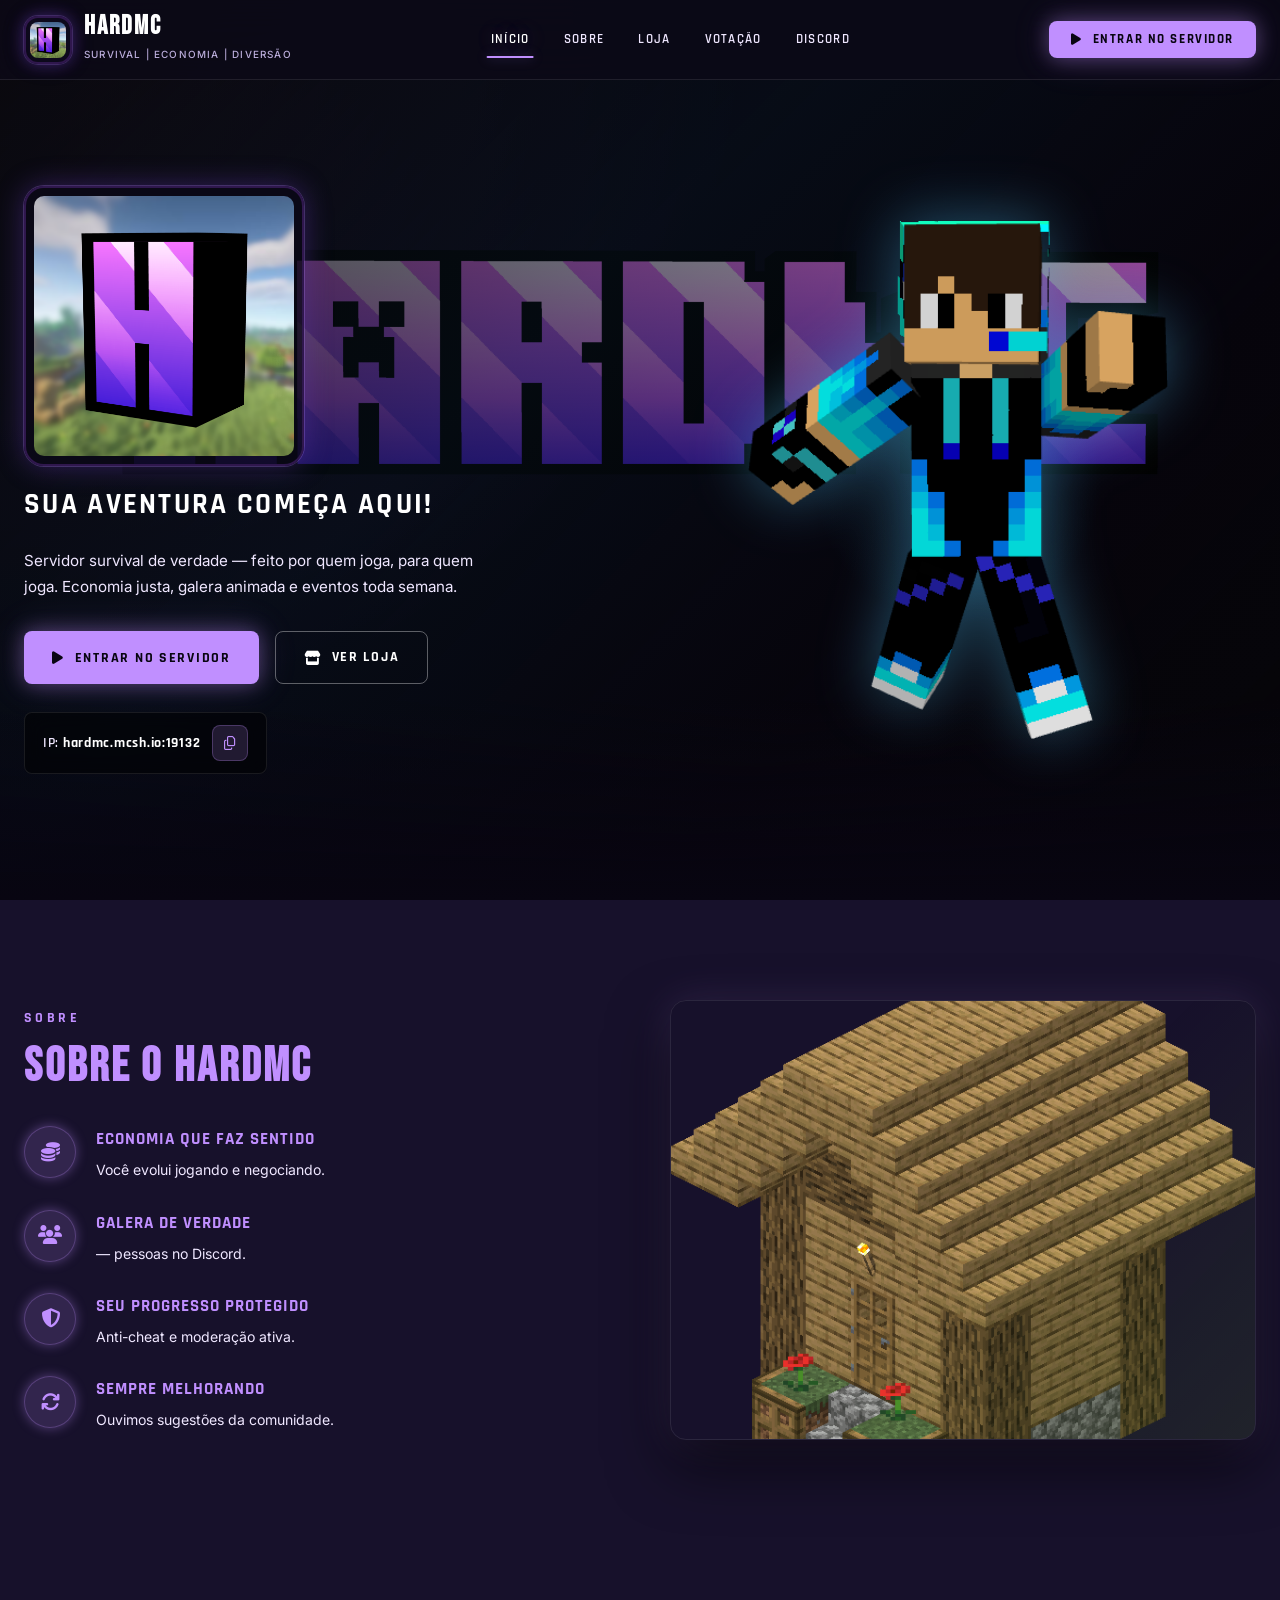
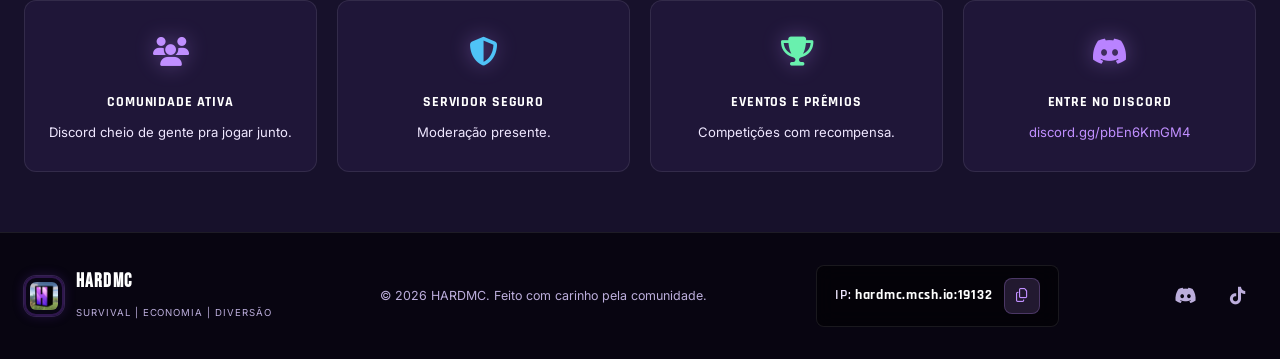
<file: index.html>
<!DOCTYPE html>
<html lang="pt-BR">
<head>
  <meta charset="UTF-8">
  <meta name="viewport" content="width=device-width, initial-scale=1.0">
  <title>HARDMC — Survival | Minecraft</title>
  <meta name="description" content="HARDMC — Servidor Minecraft Survival feito por jogadores.">
  <link rel="icon" href="assets/logo.png" type="image/png">
  <link rel="stylesheet" href="https://cdnjs.cloudflare.com/ajax/libs/font-awesome/6.5.1/css/all.min.css">
  <link rel="stylesheet" href="https://unpkg.com/aos@2.3.1/dist/aos.css">
  <link rel="stylesheet" href="style.css">
</head>
<body>
  <div class="page-loader"><div class="loader-logo">HARDMC</div></div>
  <div class="particles"></div>

  <nav class="navbar">
    <div class="navbar-inner">
      <a href="index.html" class="navbar-brand">
        <img src="assets/logo.png" alt="HARDMC" class="brand-logo">
        <div class="brand-text"><h1>HARDMC</h1><span>Survival | Economia | Diversão</span></div>
      </a>
      <div class="navbar-menu">
        <a href="index.html" class="active">Início</a>
        <a href="sobre.html">Sobre</a>
        <a href="loja.html">Loja</a>
        <a href="votacao.html">Votação</a>
        <a href="discord.html">Discord</a>
      </div>
      <div class="navbar-actions">
        <button class="btn btn-primary btn-nav" data-play><i class="fa-solid fa-play"></i> Entrar no Servidor</button>
      </div>
      <button class="hamburger" aria-label="Menu"><span></span><span></span><span></span></button>
    </div>
  </nav>

  <div class="mobile-menu">
    <a href="index.html" class="active">Início</a>
    <a href="sobre.html">Sobre</a>
    <a href="loja.html">Loja</a>
    <a href="votacao.html">Votação</a>
    <a href="discord.html">Discord</a>
    <button class="btn btn-primary" data-play style="margin-top:20px"><i class="fa-solid fa-play"></i> Entrar no Servidor</button>
  </div>

  <section class="hero">
    <div class="hero-bg hero-bg-banner"></div>
    <div class="hero-overlay"></div>
    <div class="hero-overlay-bottom"></div>
    <div class="hero-content">
      <div class="hero-text" data-aos="fade-right">
        <img src="assets/logo.png" alt="HARDMC" class="hero-logo">
        <h2 class="hero-subtitle">Sua aventura começa aqui!</h2>
        <p class="hero-desc">Servidor survival de verdade — feito por quem joga, para quem joga. Economia justa, galera animada e eventos toda semana.</p>
        <div class="hero-buttons">
          <button class="btn btn-primary" data-play><i class="fa-solid fa-play"></i> Entrar no Servidor</button>
          <a href="loja.html" class="btn btn-outline"><i class="fa-solid fa-store"></i> Ver Loja</a>
        </div>
        <div class="ip-box">
          <span>IP: <strong class="server-address">hardmc.mcsh.io</strong></span>
          <button class="ip-copy" aria-label="Copiar IP"><i class="fa-regular fa-copy"></i></button>
        </div>
      </div>
      <div class="hero-visual" data-aos="fade-left">
        <div class="hero-glow-ring"></div>
        <img src="assets/file.png" alt="Personagem Minecraft" class="hero-character">
      </div>
    </div>
  </section>

  <section class="section-padding bg-dark-blue" id="sobre">
    <div class="container">
      <div class="sobre-grid">
        <div data-aos="fade-right">
          <p class="section-label">Sobre</p>
          <h2 class="section-title text-green">Sobre o HARDMC</h2>
          <div class="feature-list" style="margin-top:32px">
            <div class="feature-item"><div class="feature-icon"><i class="fa-solid fa-coins"></i></div><div><h4>Economia que faz sentido</h4><p>Você evolui jogando e negociando.</p></div></div>
            <div class="feature-item"><div class="feature-icon"><i class="fa-solid fa-users"></i></div><div><h4>Galera de verdade</h4><p><span data-live="discord-members">—</span> pessoas no Discord.</p></div></div>
            <div class="feature-item"><div class="feature-icon"><i class="fa-solid fa-shield-halved"></i></div><div><h4>Seu progresso protegido</h4><p>Anti-cheat e moderação ativa.</p></div></div>
            <div class="feature-item"><div class="feature-icon"><i class="fa-solid fa-arrows-rotate"></i></div><div><h4>Sempre melhorando</h4><p>Ouvimos sugestões da comunidade.</p></div></div>
          </div>
        </div>
        <div class="sobre-image" data-aos="fade-left">
<img src="assets/vila.png" alt="Vila Minecraft" class="village-image">
          </div>
        </div>
      </div>
    </div>
  </section>

  <section class="bg-dark-blue">
    <div class="container">
      <div class="features-bar">
        <div class="feature-bar-card" data-aos="fade-up"><div class="feature-bar-icon icon-green"><i class="fa-solid fa-users"></i></div><h4>Comunidade Ativa</h4><p>Discord cheio de gente pra jogar junto.</p></div>
        <div class="feature-bar-card" data-aos="fade-up" data-aos-delay="100"><div class="feature-bar-icon icon-cyan"><i class="fa-solid fa-shield-halved"></i></div><h4>Servidor Seguro</h4><p>Moderação presente.</p></div>
        <div class="feature-bar-card" data-aos="fade-up" data-aos-delay="200"><div class="feature-bar-icon icon-mint"><i class="fa-solid fa-trophy"></i></div><h4>Eventos e Prêmios</h4><p>Competições com recompensa.</p></div>
        <div class="feature-bar-card" data-aos="fade-up" data-aos-delay="300"><div class="feature-bar-icon icon-purple"><i class="fa-brands fa-discord"></i></div><h4>Entre no Discord</h4><p><a href="https://discord.gg/TvuTMVwXpn" target="_blank" style="color:var(--neon-green)">discord.gg/pbEn6KmGM4</a></p></div>
      </div>
    </div>
  </section>

  <footer class="footer">
    <div class="container">
      <div class="footer-inner">
        <div class="footer-brand">
          <img src="assets/logo.png" alt="HARDMC" class="brand-logo">
          <div><h3>HARDMC</h3><span>Survival | Economia | Diversão</span></div>
        </div>
        <p class="footer-copy">© 2026 HARDMC. Feito com carinho pela comunidade.</p>
        <div class="ip-box"><span>IP: <strong class="server-address">hardmc.mcsh.io</strong></span><button class="ip-copy"><i class="fa-regular fa-copy"></i></button></div>
              <div class="footer-social">
          <a href="https://discord.gg/TvuTMVwXpn" target="_blank" class="discord"><i class="fa-brands fa-discord"></i></a>
          <a href="https://www.tiktok.com/@hardmc_ofc" target="_blank"><i class="fa-brands fa-tiktok"></i></a>
        </div>
      </div>
    </div>
  </footer>

  <script src="https://unpkg.com/aos@2.3.1/dist/aos.js"></script>
  <script src="script.js"></script>
</body>
</html>
</file>
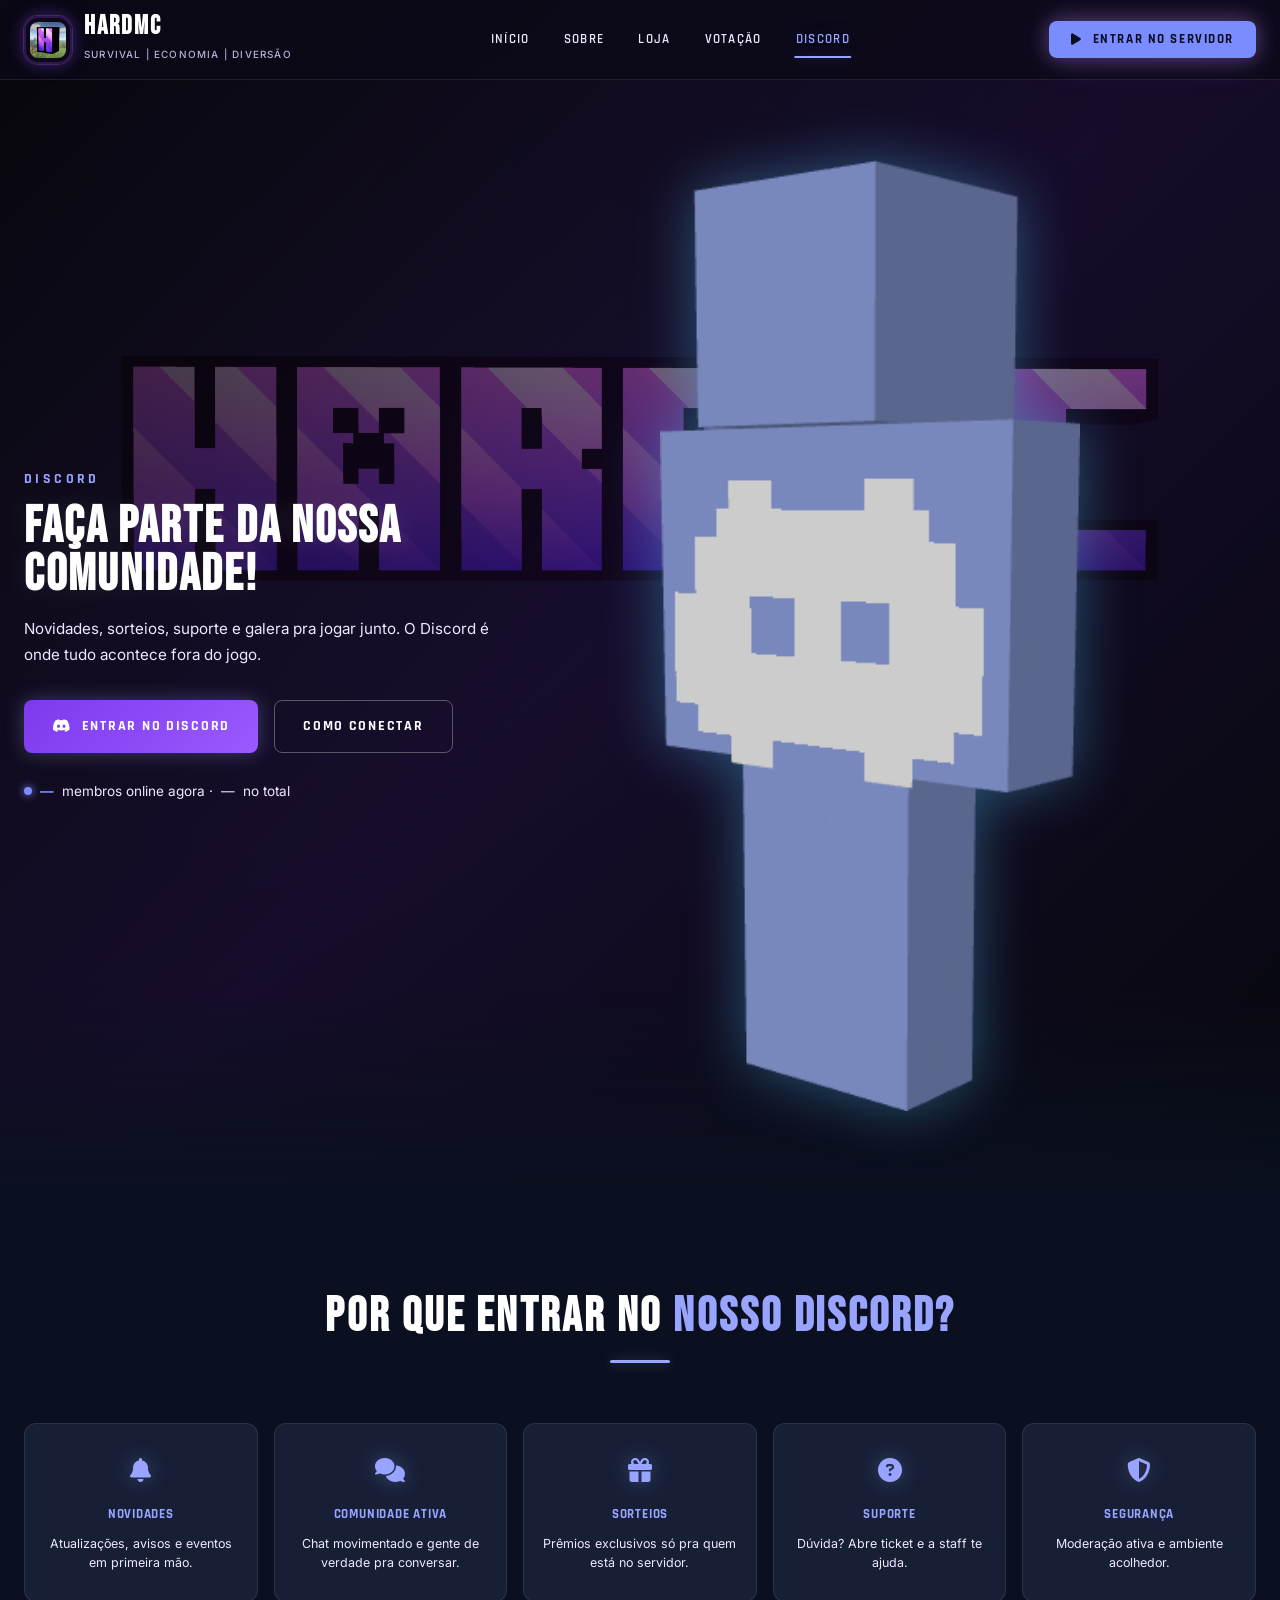
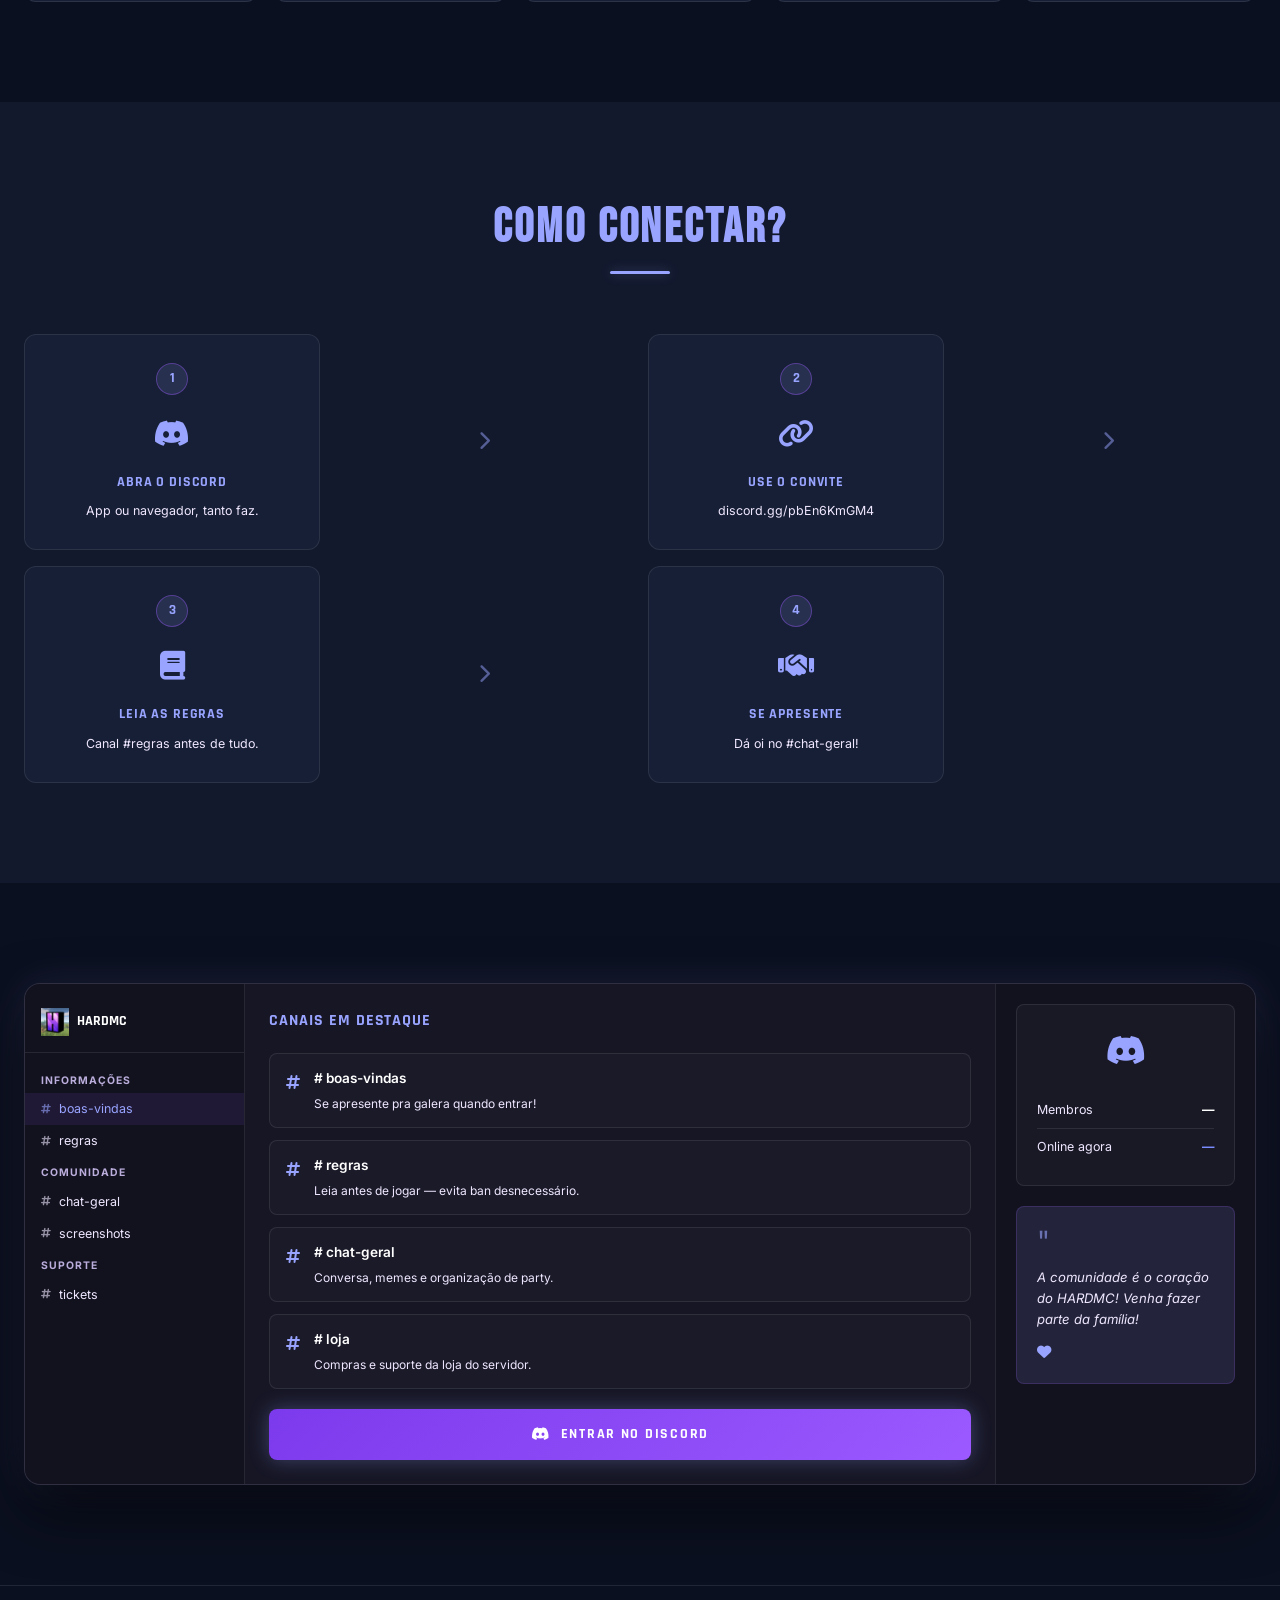
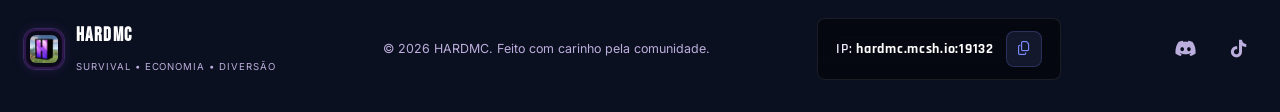
<file: discord.html>
<!DOCTYPE html>
<html lang="pt-BR">
<head>
  <meta charset="UTF-8">
  <meta name="viewport" content="width=device-width, initial-scale=1.0">
  <title>Discord — HARDMC</title>
  <link rel="icon" href="https://hardmc-portf.netlify.app/assets/imagem_1779219067691-g2UWZOSA.png" type="image/png">
  <link rel="stylesheet" href="https://cdnjs.cloudflare.com/ajax/libs/font-awesome/6.5.1/css/all.min.css">
  <link rel="stylesheet" href="https://unpkg.com/aos@2.3.1/dist/aos.css">
  <link rel="stylesheet" href="style.css">
</head>
<body class="page-discord">
  <div class="page-loader"><div class="loader-logo">HARDMC</div></div>
  <div class="particles"></div>

  <nav class="navbar">
    <div class="navbar-inner">
      <a href="index.html" class="navbar-brand">
        <img src="assets/logo.png" alt="HARDMC" class="brand-logo">
        <div class="brand-text"><h1>HARDMC</h1><span>Survival | Economia | Diversão</span></div>
      </a>
      <div class="navbar-menu">
        <a href="index.html">Início</a>
        <a href="sobre.html">Sobre</a>
        <a href="loja.html">Loja</a>
        <a href="votacao.html">Votação</a>
        <a href="discord.html" class="active active-purple">Discord</a>
      </div>
      <div class="navbar-actions">
        <button class="btn btn-primary btn-nav" data-play><i class="fa-solid fa-play"></i> Entrar no Servidor</button>
      </div>
      <button class="hamburger" aria-label="Menu"><span></span><span></span><span></span></button>
    </div>
  </nav>

  <div class="mobile-menu">
    <a href="index.html">Início</a>
    <a href="sobre.html">Sobre</a>
    <a href="loja.html">Loja</a>
    <a href="votacao.html">Votação</a>
    <a href="discord.html" class="active">Discord</a>
  </div>

  <section class="page-hero discord-hero">
    <div class="hero-bg hero-bg-banner"></div>
    <div class="hero-overlay"></div>
    <div class="hero-overlay-bottom"></div>
    <div class="page-hero-content split">
      <div data-aos="fade-right">
        <p class="section-label purple">Discord</p>
        <h1 class="display-title" style="font-size:clamp(2rem,4vw,3.2rem)">Faça parte da nossa comunidade!</h1>
        <p class="hero-desc">Novidades, sorteios, suporte e galera pra jogar junto. O Discord é onde tudo acontece fora do jogo.</p>
        <div class="hero-buttons">
          <a href="pbEn6KmGM4" target="_blank" class="btn btn-purple"><i class="fa-brands fa-discord"></i> Entrar no Discord</a>
          <a href="#como-conectar" class="btn btn-outline-purple">Como Conectar</a>
        </div>
        <p class="members-status"><span class="status-dot"></span> <strong data-live="discord-online">—</strong> membros online agora · <span data-live="discord-members">—</span> no total</p>
      </div>
      <div data-aos="fade-left">
        <img src="assets/qew.png" alt="Personagem Discord" class="hero-character">
      </div>
    </div>
  </section>

  <section class="section-padding bg-dark">
    <div class="container">
      <div class="section-header" data-aos="fade-up">
        <h2 class="section-title">Por que entrar no <span class="text-purple">nosso Discord?</span></h2>
        <div class="section-divider purple"></div>
      </div>
      <div class="discord-features-grid">
        <div class="discord-feature-card" data-aos="fade-up"><div class="icon"><i class="fa-solid fa-bell"></i></div><h4>Novidades</h4><p>Atualizações, avisos e eventos em primeira mão.</p></div>
        <div class="discord-feature-card" data-aos="fade-up" data-aos-delay="100"><div class="icon"><i class="fa-solid fa-comments"></i></div><h4>Comunidade Ativa</h4><p>Chat movimentado e gente de verdade pra conversar.</p></div>
        <div class="discord-feature-card" data-aos="fade-up" data-aos-delay="200"><div class="icon"><i class="fa-solid fa-gift"></i></div><h4>Sorteios</h4><p>Prêmios exclusivos só pra quem está no servidor.</p></div>
        <div class="discord-feature-card" data-aos="fade-up" data-aos-delay="300"><div class="icon"><i class="fa-solid fa-circle-question"></i></div><h4>Suporte</h4><p>Dúvida? Abre ticket e a staff te ajuda.</p></div>
        <div class="discord-feature-card" data-aos="fade-up" data-aos-delay="400"><div class="icon"><i class="fa-solid fa-shield-halved"></i></div><h4>Segurança</h4><p>Moderação ativa e ambiente acolhedor.</p></div>
      </div>
    </div>
  </section>

  <section class="section-padding bg-dark-blue" id="como-conectar">
    <div class="container">
      <div class="section-header" data-aos="fade-up">
        <h2 class="section-title text-purple">Como conectar?</h2>
        <div class="section-divider purple"></div>
      </div>
      <div class="steps-grid">
        <div class="step-card" data-aos="fade-up"><div class="step-number">1</div><div class="step-icon"><i class="fa-brands fa-discord"></i></div><h4>Abra o Discord</h4><p>App ou navegador, tanto faz.</p></div>
        <div class="step-arrow"><i class="fa-solid fa-chevron-right"></i></div>
        <div class="step-card" data-aos="fade-up"><div class="step-number">2</div><div class="step-icon"><i class="fa-solid fa-link"></i></div><h4>Use o convite</h4><p>discord.gg/pbEn6KmGM4</p></div>
        <div class="step-arrow"><i class="fa-solid fa-chevron-right"></i></div>
        <div class="step-card" data-aos="fade-up"><div class="step-number">3</div><div class="step-icon"><i class="fa-solid fa-book"></i></div><h4>Leia as regras</h4><p>Canal #regras antes de tudo.</p></div>
        <div class="step-arrow"><i class="fa-solid fa-chevron-right"></i></div>
        <div class="step-card" data-aos="fade-up"><div class="step-number">4</div><div class="step-icon"><i class="fa-solid fa-handshake"></i></div><h4>Se apresente</h4><p>Dá oi no #chat-geral!</p></div>
      </div>
    </div>
  </section>

  <section class="section-padding bg-dark">
    <div class="container" data-aos="fade-up">
      <div class="discord-mockup">
        <div class="discord-mockup-inner">
          <aside class="discord-sidebar">
            <div class="discord-server-name"><img src="assets/logo.png" alt=""> HARDMC</div>
            <p class="discord-category">Informações</p>
            <div class="discord-channel active"><i class="fa-solid fa-hashtag"></i> boas-vindas</div>
            <div class="discord-channel"><i class="fa-solid fa-hashtag"></i> regras</div>
            <p class="discord-category">Comunidade</p>
            <div class="discord-channel"><i class="fa-solid fa-hashtag"></i> chat-geral</div>
            <div class="discord-channel"><i class="fa-solid fa-hashtag"></i> screenshots</div>
            <p class="discord-category">Suporte</p>
            <div class="discord-channel"><i class="fa-solid fa-hashtag"></i> tickets</div>
          </aside>
          <main class="discord-main">
            <h3>Canais em destaque</h3>
            <div class="discord-channel-list">
              <div class="discord-channel-item"><span class="ch-icon"><i class="fa-solid fa-hashtag"></i></span><div><h5># boas-vindas</h5><p>Se apresente pra galera quando entrar!</p></div></div>
              <div class="discord-channel-item"><span class="ch-icon"><i class="fa-solid fa-hashtag"></i></span><div><h5># regras</h5><p>Leia antes de jogar — evita ban desnecessário.</p></div></div>
              <div class="discord-channel-item"><span class="ch-icon"><i class="fa-solid fa-hashtag"></i></span><div><h5># chat-geral</h5><p>Conversa, memes e organização de party.</p></div></div>
              <div class="discord-channel-item"><span class="ch-icon"><i class="fa-solid fa-hashtag"></i></span><div><h5># loja</h5><p>Compras e suporte da loja do servidor.</p></div></div>
            </div>
            <div class="discord-mockup-cta">
              <a href="https://discord.gg/TvuTMVwXpn" target="_blank" class="btn btn-purple" style="width:100%"><i class="fa-brands fa-discord"></i> Entrar no Discord</a>
            </div>
          </main>
          <aside class="discord-stats-panel">
            <div class="discord-stat-card">
              <div class="discord-logo"><i class="fa-brands fa-discord"></i></div>
              <div class="discord-stat-row"><span>Membros</span><strong data-live="discord-members">—</strong></div>
              <div class="discord-stat-row"><span>Online agora</span><strong class="online" data-live="discord-online">—</strong></div>
            </div>
            <div class="discord-quote">
              <div class="quote-mark">"</div>
              <p>A comunidade é o coração do HARDMC! Venha fazer parte da família!</p>
              <div class="heart"><i class="fa-solid fa-heart"></i></div>
            </div>
          </aside>
        </div>
      </div>
    </div>
  </section>

  <footer class="footer">
    <div class="container">
      <div class="footer-inner">
        <div class="footer-brand"><img src="assets/logo.png" alt="HARDMC" class="brand-logo"><div><h3>HARDMC</h3><span>Survival • Economia • Diversão</span></div></div>
        <p class="footer-copy">© 2026 HARDMC. Feito com carinho pela comunidade.</p>
        <div class="ip-box"><span>IP: <strong class="server-address">hardmc.mcsh.io:25565</strong></span><button class="ip-copy"><i class="fa-regular fa-copy"></i></button></div>
        <div class="footer-social">
          <a href="https://discord.gg/TvuTMVwXpn" target="_blank" class="discord"><i class="fa-brands fa-discord"></i></a>
          <a href="https://www.tiktok.com/@hardmc_ofc"><i class="fa-brands fa-tiktok"></i></a>
        </div>
      </div>
    </div>
  </footer>

  <script src="https://unpkg.com/aos@2.3.1/dist/aos.js"></script>
  <script src="script.js"></script>
</body>
</html>
</file>
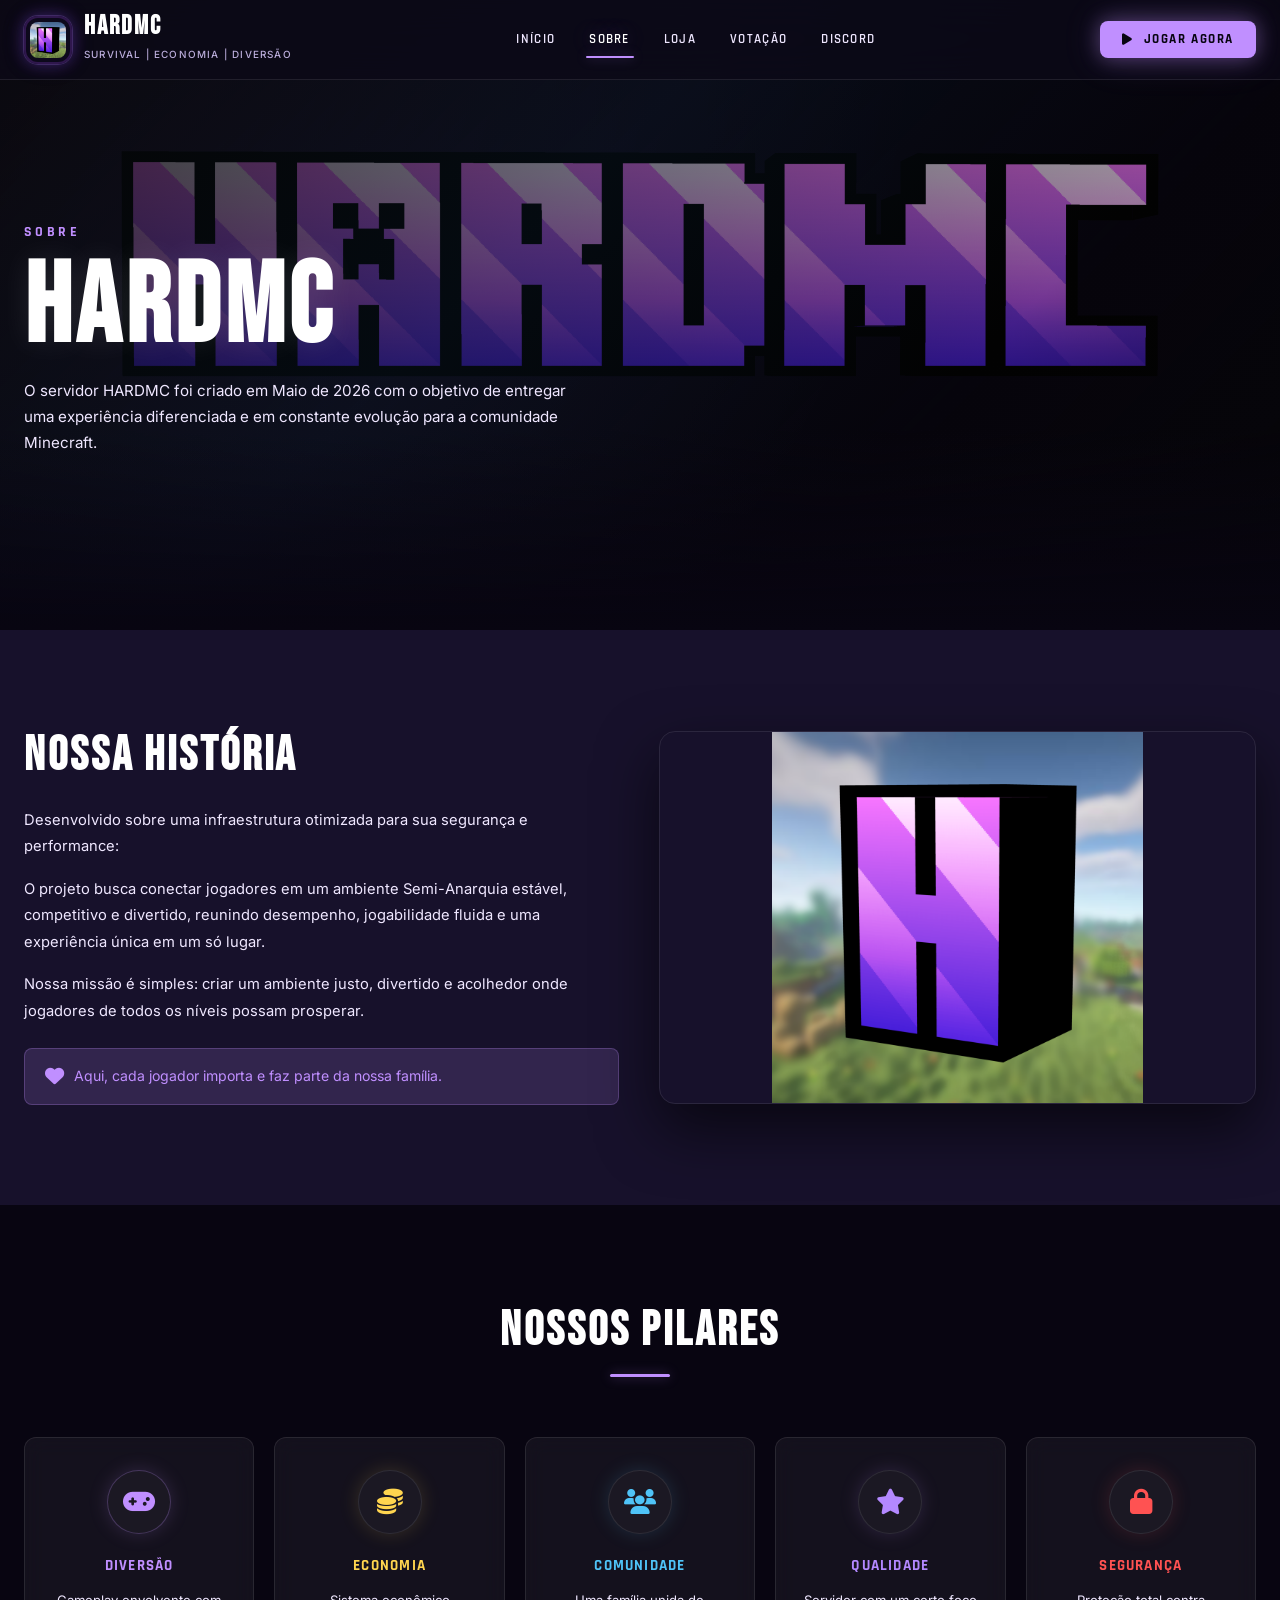
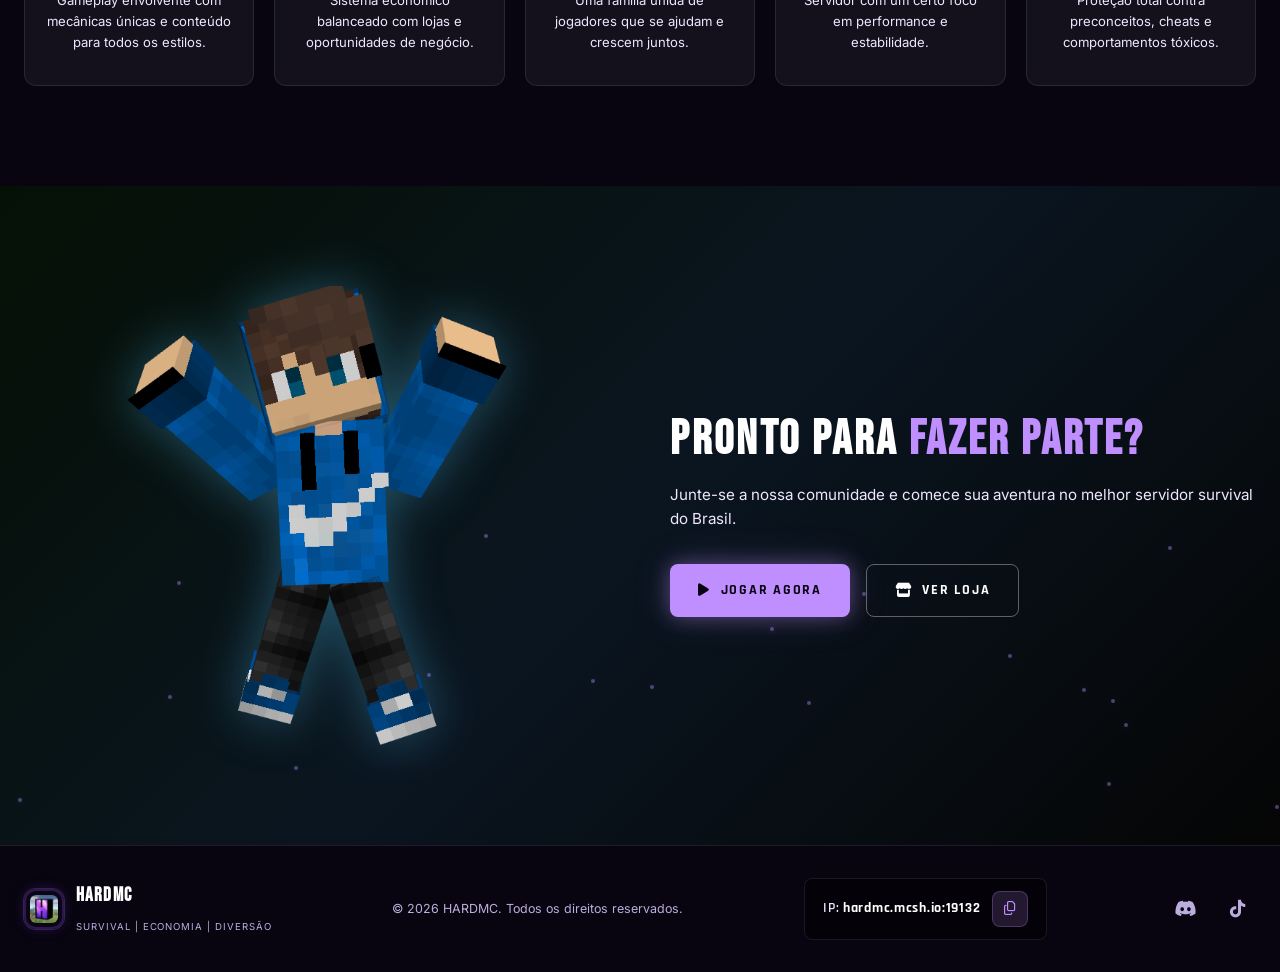
<file: sobre.html>
<!DOCTYPE html>
<html lang="pt-BR">
<head>
  <meta charset="UTF-8">
  <meta name="viewport" content="width=device-width, initial-scale=1.0">
  <title>Sobre Nós HARDMC | Minecraft</title>
  <link rel="icon" href="https://hardmc-portf.netlify.app/assets/imagem_1779219067691-g2UWZOSA.png" type="image/png">
  <link rel="stylesheet" href="https://cdnjs.cloudflare.com/ajax/libs/font-awesome/6.5.1/css/all.min.css">
  <link rel="stylesheet" href="https://unpkg.com/aos@2.3.1/dist/aos.css">
  <link rel="stylesheet" href="style.css">
</head>
<body>
  <div class="page-loader"><div class="loader-logo">HARDMC</div></div>
  <div class="particles"></div>

  <nav class="navbar">
    <div class="navbar-inner">
      <a href="index.html" class="navbar-brand">
        <img src="assets/logo.png" alt="HARDMC" class="brand-logo">
        <div class="brand-text"><h1>HARDMC</h1><span>Survival | Economia | Diversão</span></div>
      </a>
      <div class="navbar-menu">
        <a href="index.html">Início</a>
        <a href="sobre.html" class="active">Sobre</a>
        <a href="loja.html">Loja</a>
        <a href="votacao.html">Votação</a>
        <a href="discord.html">Discord</a>
      </div>
      <div class="navbar-actions">
        <button class="btn btn-primary btn-nav" data-play><i class="fa-solid fa-play"></i> Jogar Agora</button>
      </div>
      <button class="hamburger" aria-label="Menu"><span></span><span></span><span></span></button>
    </div>
  </nav>

  <div class="mobile-menu">
    <a href="index.html">Início</a>
    <a href="sobre.html" class="active">Sobre</a>
    <a href="loja.html">Loja</a>
    <a href="votacao.html">Votação</a>
    <a href="discord.html">Discord</a>
  </div>

  <section class="page-hero">
    <div class="hero-bg hero-bg-banner"></div>
    <div class="hero-overlay"></div>
    <div class="hero-overlay-bottom"></div>
    <div class="page-hero-content" data-aos="fade-up">
      <p class="section-label">Sobre</p>
      <h1 class="display-title">HARDMC</h1>
      <p class="hero-desc" style="max-width:560px">O servidor HARDMC foi criado em Maio de 2026 com o objetivo de entregar uma experiência diferenciada e em constante evolução para a comunidade Minecraft.</p>
    </div>
  </section>

<section class="section-padding bg-dark-blue">
  <div class="container">
    <div class="history-grid" style="display: flex; align-items: center; justify-content: space-between; gap: 40px; text-align: left;">
      
      <div data-aos="fade-right" style="flex: 1;">
        <h2 class="section-title">Nossa História</h2>
        <div class="history-text" style="margin-top:24px">
          <p>Desenvolvido sobre uma infraestrutura otimizada para sua segurança e performance:</p>
          <p>O projeto busca conectar jogadores em um ambiente Semi-Anarquia estável, competitivo e divertido, reunindo desempenho, jogabilidade fluida e uma experiência única em um só lugar.</p>
          <p>Nossa missão é simples: criar um ambiente justo, divertido e acolhedor onde jogadores de todos os níveis possam prosperar.</p>
          <div class="history-highlight"><i class="fa-solid fa-heart"></i> Aqui, cada jogador importa e faz parte da nossa família.</div>
        </div>
      </div>

      <div class="history-image" data-aos="fade-left" style="flex: 1; display: flex; justify-content: center;">
        <img src="assets/logo.png" alt="Personagem Minecraft HARDMC" style="max-width: 100%; height: auto;">
      </div>

    </div>
  </div>
</section>
  <section class="section-padding bg-dark">
    <div class="container">
      <div class="section-header" data-aos="fade-up">
        <h2 class="section-title">Nossos Pilares</h2>
        <div class="section-divider"></div>
      </div>
      <div class="pilares-grid">
        <div class="pilar-card pilar-green" data-aos="fade-up"><div class="pilar-icon"><i class="fa-solid fa-gamepad"></i></div><h4>Diversão</h4><p>Gameplay envolvente com mecânicas únicas e conteúdo para todos os estilos.</p></div>
        <div class="pilar-card pilar-gold" data-aos="fade-up" data-aos-delay="100"><div class="pilar-icon"><i class="fa-solid fa-coins"></i></div><h4>Economia</h4><p>Sistema econômico balanceado com lojas e oportunidades de negócio.</p></div>
        <div class="pilar-card pilar-blue" data-aos="fade-up" data-aos-delay="200"><div class="pilar-icon"><i class="fa-solid fa-users"></i></div><h4>Comunidade</h4><p>Uma família unida de jogadores que se ajudam e crescem juntos.</p></div>
        <div class="pilar-card pilar-purple" data-aos="fade-up" data-aos-delay="300"><div class="pilar-icon"><i class="fa-solid fa-star"></i></div><h4>Qualidade</h4><p>Servidor com um certo foco em performance e estabilidade.</p></div>
        <div class="pilar-card pilar-red" data-aos="fade-up" data-aos-delay="400"><div class="pilar-icon"><i class="fa-solid fa-lock"></i></div><h4>Segurança</h4><p>Proteção total contra preconceitos, cheats e comportamentos tóxicos.</p></div>
      </div>
    </div>
  </section>

  <section class="cta-section">
    <div class="cta-bg"></div>
    <div class="cta-particles"></div>
    <div class="container">
      <div class="cta-grid">
        <div data-aos="fade-right"><img src="assets/hero-character.png" alt="Personagem" class="cta-character"></div>
        <div class="cta-text" data-aos="fade-left">
          <h2 class="section-title">Pronto para <span class="text-green">Fazer Parte?</span></h2>
          <p>Junte-se a nossa comunidade e comece sua aventura no melhor servidor survival do Brasil.</p>
          <div class="cta-buttons">
            <button class="btn btn-primary" data-play><i class="fa-solid fa-play"></i> Jogar Agora</button>
            <a href="loja.html" class="btn btn-outline"><i class="fa-solid fa-store"></i> Ver Loja</a>
          </div>
        </div>
      </div>
    </div>
  </section>

  <footer class="footer">
    <div class="container">
      <div class="footer-inner">
        <div class="footer-brand"><img src="assets/logo.png" alt="HARDMC" class="brand-logo"><div><h3>HARDMC</h3><span>Survival | Economia | Diversão</span></div></div>
        <p class="footer-copy">© 2026 HARDMC. Todos os direitos reservados.</p>
        <div class="ip-box"><span>IP: <strong class="server-address">hardmc.mcsh.io:19132 </strong></span><button class="ip-copy"><i class="fa-regular fa-copy"></i></button></div>
             <div class="footer-social">
          <a href="https://discord.gg/TvuTMVwXpn" target="_blank" class="discord"><i class="fa-brands fa-discord"></i></a>
          <a href="https://www.tiktok.com/@hardmc_ofc"><i class="fa-brands fa-tiktok"></i></a>
        </div>
      </div>
    </div>
  </footer>

  <script src="https://unpkg.com/aos@2.3.1/dist/aos.js"></script>
  <script src="script.js"></script>
</body>
</html>
</file>
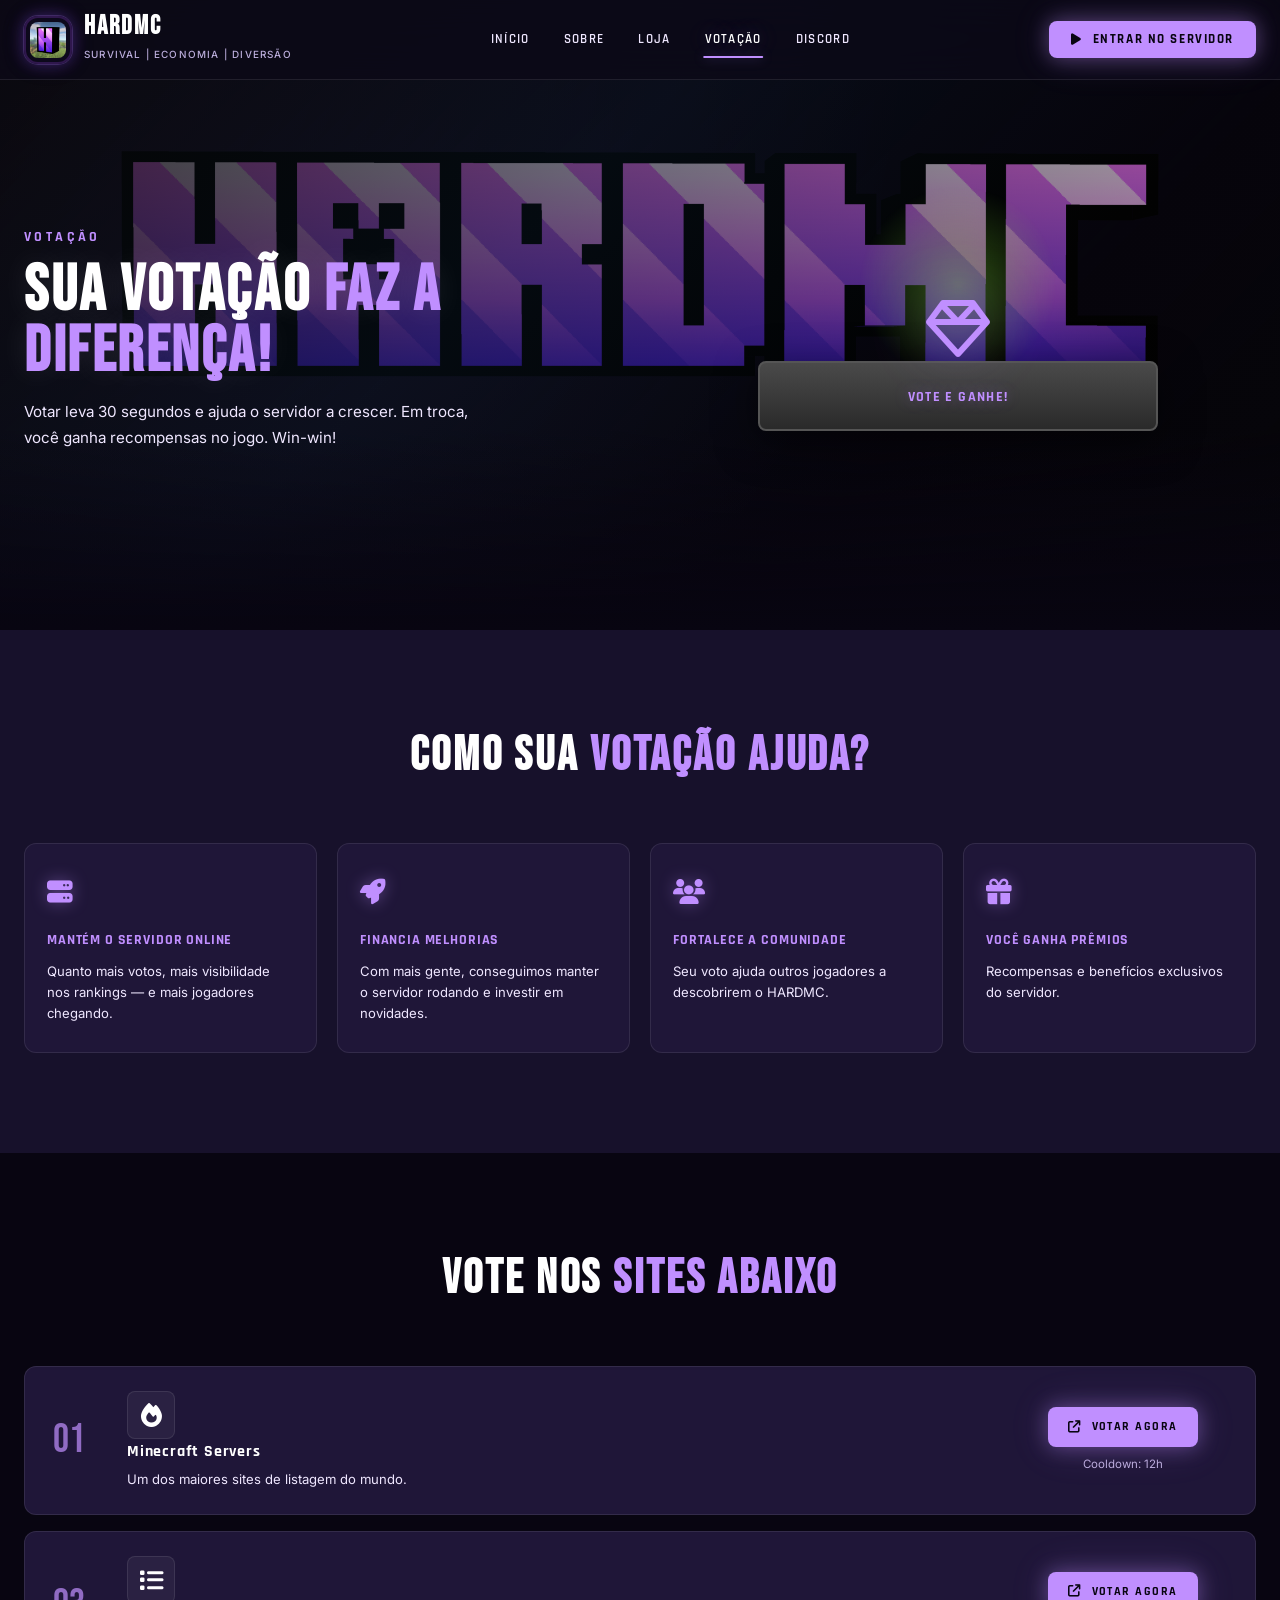
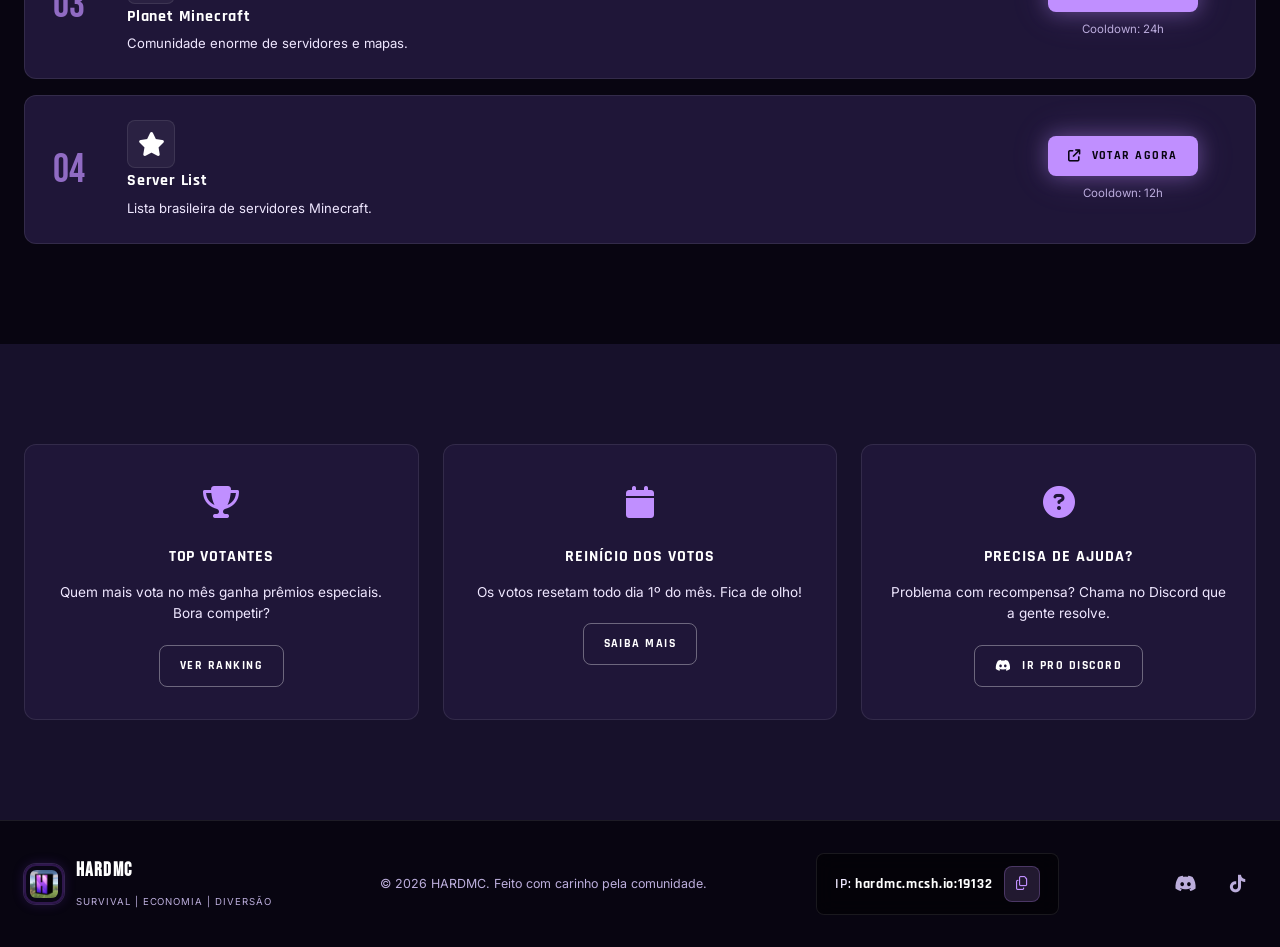
<file: votacao.html>
<!DOCTYPE html>
<html lang="pt-BR">
<head>
  <meta charset="UTF-8">
  <meta name="viewport" content="width=device-width, initial-scale=1.0">
  <title>Votação | HARDMC</title>
  <link rel="icon" href="assets/logo.png" type="image/png">
  <link rel="stylesheet" href="https://cdnjs.cloudflare.com/ajax/libs/font-awesome/6.5.1/css/all.min.css">
  <link rel="stylesheet" href="https://unpkg.com/aos@2.3.1/dist/aos.css">
  <link rel="stylesheet" href="style.css">
</head>
<body>
  <div class="page-loader"><div class="loader-logo">HARDMC</div></div>
  <div class="particles"></div>

  <nav class="navbar">
    <div class="navbar-inner">
      <a href="index.html" class="navbar-brand">
        <img src="assets/logo.png" alt="HARDMC" class="brand-logo">
        <div class="brand-text"><h1>HARDMC</h1><span>Survival | Economia | Diversão</span></div>
      </a>
      <div class="navbar-menu">
        <a href="index.html">Início</a>
        <a href="sobre.html">Sobre</a>
        <a href="loja.html">Loja</a>
        <a href="votacao.html" class="active">Votação</a>
        <a href="discord.html">Discord</a>
      </div>
      <div class="navbar-actions">
        <button class="btn btn-primary btn-nav" data-play><i class="fa-solid fa-play"></i> Entrar no Servidor</button>
      </div>
      <button class="hamburger" aria-label="Menu"><span></span><span></span><span></span></button>
    </div>
  </nav>

  <div class="mobile-menu">
    <a href="index.html">Início</a>
    <a href="sobre.html">Sobre</a>
    <a href="loja.html">Loja</a>
    <a href="votacao.html" class="active">Votação</a>
    <a href="discord.html">Discord</a>
  </div>

  <section class="page-hero">
    <div class="hero-bg hero-bg-banner"></div>
    <div class="hero-overlay"></div>
    <div class="hero-overlay-bottom"></div>
    <div class="page-hero-content split">
      <div data-aos="fade-right">
        <p class="section-label">Votação</p>
        <h1 class="display-title" style="font-size:clamp(2.5rem,5vw,4rem)">Sua votação <span class="text-green">faz a diferença!</span></h1>
        <p class="hero-desc">Votar leva 30 segundos e ajuda o servidor a crescer. Em troca, você ganha recompensas no jogo. Win-win!</p>
      </div>
      <div class="emerald-scene" data-aos="fade-left">
        <div class="emerald-glow"></div>
        <div class="emerald-gem"><i class="fa-regular fa-gem"></i></div>
        <div class="emerald-pedestal"><span>VOTE E GANHE!</span></div>
      </div>
    </div>
  </section>

  <section class="section-padding bg-dark-blue">
    <div class="container">
      <div class="section-header" data-aos="fade-up">
        <h2 class="section-title">Como sua <span class="text-green">votação ajuda?</span></h2>
      </div>
      <div class="vote-help-grid">
        <div class="vote-help-card" data-aos="fade-up"><div class="icon"><i class="fa-solid fa-server"></i></div><h4>Mantém o servidor online</h4><p>Quanto mais votos, mais visibilidade nos rankings — e mais jogadores chegando.</p></div>
        <div class="vote-help-card" data-aos="fade-up" data-aos-delay="100"><div class="icon"><i class="fa-solid fa-rocket"></i></div><h4>Financia melhorias</h4><p>Com mais gente, conseguimos manter o servidor rodando e investir em novidades.</p></div>
        <div class="vote-help-card" data-aos="fade-up" data-aos-delay="200"><div class="icon"><i class="fa-solid fa-users"></i></div><h4>Fortalece a comunidade</h4><p>Seu voto ajuda outros jogadores a descobrirem o HARDMC.</p></div>
        <div class="vote-help-card" data-aos="fade-up" data-aos-delay="300"><div class="icon"><i class="fa-solid fa-gift"></i></div><h4>Você ganha prêmios</h4><p>Recompensas e benefícios exclusivos do servidor.</p></div>
      </div>
    </div>
  </section>

  <section class="section-padding bg-dark">
    <div class="container">
      <div class="section-header" data-aos="fade-up">
        <h2 class="section-title">Vote nos <span class="text-green">sites abaixo</span></h2>
      </div>
      <div class="vote-sites">
        <div class="vote-site-card" data-aos="fade-up">
          <div class="vote-number">01</div>
          <div class="vote-site-info"><div class="vote-site-logo"><i class="fa-solid fa-fire"></i></div><div><h4>Minecraft Servers</h4><p>Um dos maiores sites de listagem do mundo.</p></div></div>
          <div class="vote-action"><a href="https://www.minecraftiplist.com/server/" class="btn btn-primary btn-sm" target="_blank"><i class="fa-solid fa-external-link"></i> Votar Agora</a><p class="vote-cooldown">Cooldown: 12h</p></div>
        </div>
        <div class="vote-site-card" data-aos="fade-up">
          <div class="vote-number">03</div>
          <div class="vote-site-info"><div class="vote-site-logo"><i class="fa-solid fa-list"></i></div><div><h4>Planet Minecraft</h4><p>Comunidade enorme de servidores e mapas.</p></div></div>
          <div class="vote-action"><a href="https://www.planetminecraft.com/servers/tag/voting/" class="btn btn-primary btn-sm" target="_blank"><i class="fa-solid fa-external-link"></i> Votar Agora</a><p class="vote-cooldown">Cooldown: 24h</p></div>
        </div>
        <div class="vote-site-card" data-aos="fade-up">
          <div class="vote-number">04</div>
          <div class="vote-site-info"><div class="vote-site-logo"><i class="fa-solid fa-star"></i></div><div><h4>Server List</h4><p>Lista brasileira de servidores Minecraft.</p></div></div>
          <div class="vote-action"><a href="https://www.serverlist.net/server/hardmc" class="btn btn-primary btn-sm" target="_blank"><i class="fa-solid fa-external-link"></i> Votar Agora</a><p class="vote-cooldown">Cooldown: 12h</p></div>
        </div>
      </div>
    </div>
  </section>

  <section class="section-padding bg-dark-blue">
    <div class="container">
      <div class="vote-bottom-grid">
        <div class="vote-bottom-card" data-aos="fade-up"><div class="icon"><i class="fa-solid fa-trophy"></i></div><h4>Top Votantes</h4><p>Quem mais vota no mês ganha prêmios especiais. Bora competir?</p><a href="discord.html" class="btn btn-outline btn-sm">Ver Ranking</a></div>
        <div class="vote-bottom-card" data-aos="fade-up" data-aos-delay="100"><div class="icon"><i class="fa-solid fa-calendar"></i></div><h4>Reinício dos Votos</h4><p>Os votos resetam todo dia 1º do mês. Fica de olho!</p><a href="discord.html" class="btn btn-outline btn-sm">Saiba Mais</a></div>
        <div class="vote-bottom-card" data-aos="fade-up" data-aos-delay="200"><div class="icon"><i class="fa-solid fa-circle-question"></i></div><h4>Precisa de ajuda?</h4><p>Problema com recompensa? Chama no Discord que a gente resolve.</p><a href="https://discord.gg/TvuTMVwXpn" target="_blank" class="btn btn-outline btn-sm"><i class="fa-brands fa-discord"></i> Ir pro Discord</a></div>
      </div>
    </div>
  </section>

  <footer class="footer">
    <div class="container">
      <div class="footer-inner">
        <div class="footer-brand"><img src="assets/logo.png" alt="HARDMC" class="brand-logo"><div><h3>HARDMC</h3><span>Survival | Economia | Diversão</span></div></div>
        <p class="footer-copy">© 2026 HARDMC. Feito com carinho pela comunidade.</p>
        <div class="ip-box"><span>IP: <strong class="server-address">hardmc.mcsh.io:19132 </strong></span><button class="ip-copy"><i class="fa-regular fa-copy"></i></button></div>
        <div class="footer-social">
          <a href="https://discord.gg/TvuTMVwXpn" target="_blank" class="discord"><i class="fa-brands fa-discord"></i></a>
          <a href="https://www.tiktok.com/@hardmc_ofc"><i class="fa-brands fa-tiktok"></i></a>
        </div>
      </div>
    </div>
  </footer>

  <script src="https://unpkg.com/aos@2.3.1/dist/aos.js"></script>
  <script src="script.js"></script>
</body>
</html>
</file>
<file: style.css>
/* =============================================
   HARDMC — Design System Premium
   Minecraft Survival • Dark Fantasy • Neon
   ============================================= */

@import url('https://fonts.googleapis.com/css2?family=Bebas+Neue&family=Inter:wght@300;400;500;600;700;800&family=Rajdhani:wght@500;600;700&display=swap');

/* ── Variables ── */
:root {
  --black: #080511;
  --dark-blue: #17112b;
  --dark-card: #1f1638;
  --dark-card-hover: #2a1f48;
  --neon-green: #c08fff;
  --neon-green-hover: #dfb6ff;
  --neon-green-glow: rgba(192, 143, 255, 0.38);
  --neon-green-soft: rgba(192, 143, 255, 0.16);
  --white: #ffffff;
  --gray: #efe7ff;
  --gray-dark: #8d7ab8;
  --gray-muted: #bcaedc;
  --border: rgba(255, 255, 255, 0.09);
  --border-green: rgba(192, 143, 255, 0.26);
  --glass: rgba(12, 10, 24, 0.78);
  --glass-light: rgba(255, 255, 255, 0.05);
  --purple: #9b6bff;
  --purple-neon: #b983ff;
  --purple-glow: rgba(185, 131, 255, 0.42);
  --purple-soft: rgba(185, 131, 255, 0.16);
  --blue-kit: #7d7aff;
  --gold-kit: #ffd54f;
  --orange-kit: #ff8c42;
  --font-display: 'Bebas Neue', sans-serif;
  --font-heading: 'Rajdhani', sans-serif;
  --font-body: 'Inter', sans-serif;
  --nav-height: 80px;
  --container: 1280px;
  --radius: 12px;
  --radius-sm: 8px;
  --radius-lg: 16px;
  --transition: 0.3s cubic-bezier(0.4, 0, 0.2, 1);
  --shadow-deep: 0 25px 60px rgba(0, 0, 0, 0.6);
  --glow-green: 0 0 20px var(--neon-green-glow), 0 0 40px rgba(192, 143, 255, 0.16);
  --glow-green-sm: 0 0 12px var(--neon-green-glow);
  --banner-scale: 0.90;
  --banner-pos-x: 50%;
  --banner-pos-y: 35%;
  --store-card-logo-height: 100%;
  --store-card-logo-fit: contain;
  --store-card-logo-radius: 18px;
  --store-card-logo-padding: 16px;
  --store-card-logo-bg: rgba(255,255,255,0.04);
}

/* ── Reset ── */
*, *::before, *::after { box-sizing: border-box; margin: 0; padding: 0; }

body.page-discord {
  --black: #0b1020;
  --dark-blue: #12192d;
  --dark-card: #161f35;
  --dark-card-hover: #1c2742;
  --neon-green: #7a8cff;
  --neon-green-hover: #9ca8ff;
  --neon-green-glow: rgba(122, 140, 255, 0.28);
  --neon-green-soft: rgba(122, 140, 255, 0.12);
  --border-green: rgba(122, 140, 255, 0.22);
  --purple: #7c8cff;
  --purple-neon: #98a4ff;
  --purple-glow: rgba(152, 164, 255, 0.32);
  --purple-soft: rgba(152, 164, 255, 0.13);
  background:
    radial-gradient(circle at top left, rgba(122, 140, 255, 0.12), transparent 32%),
    var(--black);
}

html {
  scroll-behavior: smooth;
  font-size: 16px;
}

body {
  font-family: var(--font-body);
  background:
    radial-gradient(circle at top left, rgba(185, 131, 255, 0.18), transparent 32%),
    var(--black);
  color: var(--white);
  line-height: 1.6;
  overflow-x: hidden;
  -webkit-font-smoothing: antialiased;
}

img, svg { display: block; max-width: 100%; }
a { text-decoration: none; color: inherit; transition: var(--transition); }
ul { list-style: none; }
button { cursor: pointer; border: none; background: none; font-family: inherit; }

.container {
  width: 100%;
  max-width: var(--container);
  margin: 0 auto;
  padding: 0 24px;
}

/* ── Typography ── */
.display-title {
  font-family: var(--font-display);
  font-size: clamp(4rem, 10vw, 7rem);
  line-height: 0.95;
  letter-spacing: 0.04em;
  text-transform: uppercase;
}

.section-title {
  font-family: var(--font-display);
  font-size: clamp(2rem, 4vw, 3rem);
  letter-spacing: 0.06em;
  text-transform: uppercase;
  line-height: 1.1;
}

.section-label {
  font-family: var(--font-heading);
  font-size: 0.85rem;
  font-weight: 700;
  letter-spacing: 0.25em;
  text-transform: uppercase;
  color: var(--neon-green);
  margin-bottom: 12px;
}

.section-label.purple { color: var(--purple-neon); }

.text-green { color: var(--neon-green); }
.text-purple { color: var(--purple-neon); }
.text-gray { color: var(--gray); }

/* ── Particles ── */
.particles {
  position: fixed;
  inset: 0;
  pointer-events: none;
  z-index: 0;
  overflow: hidden;
}

.particle {
  position: absolute;
  width: 3px;
  height: 3px;
  background: var(--neon-green);
  border-radius: 50%;
  opacity: 0;
  animation: float-particle 8s infinite ease-in-out;
  box-shadow: 0 0 6px var(--neon-green-glow);
}

@keyframes float-particle {
  0%, 100% { opacity: 0; transform: translateY(0) scale(0); }
  10% { opacity: 0.6; }
  50% { opacity: 0.3; transform: translateY(-120px) scale(1); }
  90% { opacity: 0; }
}

/* ── Navbar ── */
.navbar {
  position: fixed;
  top: 0;
  left: 0;
  right: 0;
  z-index: 1000;
  height: var(--nav-height);
  background: var(--glass);
  backdrop-filter: blur(20px);
  -webkit-backdrop-filter: blur(20px);
  border-bottom: 1px solid var(--border);
  transition: var(--transition);
}

.navbar.scrolled {
  background: rgba(5, 5, 5, 0.95);
  box-shadow: 0 4px 30px rgba(0, 0, 0, 0.5);
}

.navbar-inner {
  display: flex;
  align-items: center;
  justify-content: space-between;
  height: 100%;
  max-width: var(--container);
  margin: 0 auto;
  padding: 0 24px;
  gap: 20px;
}

.navbar-brand {
  display: flex;
  align-items: center;
  gap: 12px;
  flex-shrink: 0;
}

.navbar-brand img {
  width: 44px;
  height: 44px;
  filter: drop-shadow(0 0 8px var(--neon-green-glow));
}

.brand-text h1 {
  font-family: var(--font-display);
  font-size: 1.6rem;
  letter-spacing: 0.08em;
  line-height: 1;
}

.brand-text span {
  font-size: 0.62rem;
  color: var(--gray-muted);
  letter-spacing: 0.12em;
  text-transform: uppercase;
  font-weight: 500;
}

.navbar-menu {
  display: flex;
  align-items: center;
  gap: 6px;
}

.navbar-menu a {
  font-family: var(--font-heading);
  font-size: 0.82rem;
  font-weight: 600;
  letter-spacing: 0.1em;
  text-transform: uppercase;
  padding: 8px 14px;
  color: var(--gray);
  position: relative;
  transition: var(--transition);
}

.navbar-menu a::after {
  content: '';
  position: absolute;
  bottom: 0;
  left: 50%;
  transform: translateX(-50%) scaleX(0);
  width: 70%;
  height: 2px;
  background: var(--neon-green);
  box-shadow: var(--glow-green-sm);
  transition: transform 0.3s ease;
  border-radius: 2px;
}

.navbar-menu a:hover,
.navbar-menu a.active {
  color: var(--white);
  text-shadow: 0 0 20px var(--neon-green-glow);
}

.navbar-menu a:hover::after,
.navbar-menu a.active::after {
  transform: translateX(-50%) scaleX(1);
}

.navbar-menu a.active-purple { color: var(--purple-neon); text-shadow: 0 0 20px var(--purple-glow); }
.navbar-menu a.active-purple::after { background: var(--purple-neon); box-shadow: 0 0 12px var(--purple-glow); }

.navbar-actions {
  display: flex;
  flex-direction: column;
  align-items: flex-end;
  gap: 6px;
  flex-shrink: 0;
}

.status-online {
  display: flex;
  align-items: center;
  gap: 6px;
  font-size: 0.72rem;
  font-weight: 600;
  letter-spacing: 0.08em;
  color: var(--gray-muted);
  background: rgba(0, 0, 0, 0.4);
  padding: 4px 10px;
  border-radius: 20px;
  border: 1px solid var(--border);
}

.status-dot {
  width: 8px;
  height: 8px;
  background: var(--neon-green);
  border-radius: 50%;
  box-shadow: 0 0 8px var(--neon-green);
  animation: pulse-dot 2s infinite;
}

@keyframes pulse-dot {
  0%, 100% { opacity: 1; box-shadow: 0 0 8px var(--neon-green); }
  50% { opacity: 0.7; box-shadow: 0 0 16px var(--neon-green); }
}

.status-dot.offline {
  background: #ff5252;
  box-shadow: 0 0 8px rgba(255, 82, 82, 0.6);
  animation: none;
}

.status-online.is-offline { color: #ff8a80; }

/* ── Modal Compra ── */
.modal {
  position: fixed;
  inset: 0;
  z-index: 2000;
  display: flex;
  align-items: center;
  justify-content: center;
  opacity: 0;
  visibility: hidden;
  transition: opacity 0.3s ease, visibility 0.3s ease;
}

.modal.open { opacity: 1; visibility: visible; }

.modal-overlay {
  position: absolute;
  inset: 0;
  background: rgba(0, 0, 0, 0.85);
  backdrop-filter: blur(8px);
}

.modal-box {
  position: relative;
  z-index: 1;
  background: var(--dark-card);
  border: 1px solid var(--border-green);
  border-radius: var(--radius-lg);
  padding: 36px;
  max-width: 420px;
  width: 90%;
  text-align: center;
  box-shadow: var(--shadow-deep), var(--glow-green-sm);
  transform: scale(0.9);
  transition: transform 0.3s ease;
}

.modal.open .modal-box { transform: scale(1); }

.modal-close {
  position: absolute;
  top: 14px;
  right: 14px;
  width: 36px;
  height: 36px;
  display: flex;
  align-items: center;
  justify-content: center;
  color: var(--gray);
  font-size: 1.2rem;
  border-radius: 50%;
  transition: var(--transition);
}

.modal-close:hover { color: var(--white); background: rgba(255,255,255,0.08); }

.modal-box h3 {
  font-family: var(--font-heading);
  font-size: 1.3rem;
  font-weight: 700;
  letter-spacing: 0.06em;
  text-transform: uppercase;
  margin-bottom: 8px;
}

.modal-price {
  font-family: var(--font-display);
  font-size: 1.8rem;
  color: var(--neon-green);
  margin-bottom: 16px;
}

.modal-box p {
  color: var(--gray);
  font-size: 0.9rem;
  line-height: 1.6;
  margin-bottom: 20px;
}

.modal-qr {
  background: var(--black);
  border: 1px solid var(--border);
  border-radius: var(--radius);
  padding: 16px;
  margin: 0 auto 20px;
  display: inline-block;
}

.modal-qr img {
  width: 220px;
  height: 220px;
  border-radius: var(--radius-sm);
}

.modal-discord-btn {
  width: 100%;
  margin-top: 8px;
}

/* ── Toast ── */
.toast {
  position: fixed;
  bottom: 28px;
  left: 50%;
  transform: translateX(-50%) translateY(80px);
  background: var(--dark-card);
  border: 1px solid var(--border-green);
  color: var(--white);
  padding: 14px 24px;
  border-radius: var(--radius);
  font-size: 0.88rem;
  z-index: 3000;
  box-shadow: var(--shadow-deep), var(--glow-green-sm);
  opacity: 0;
  transition: transform 0.4s ease, opacity 0.4s ease;
  max-width: 90%;
  text-align: center;
}

.toast.show {
  transform: translateX(-50%) translateY(0);
  opacity: 1;
}

/* Hamburger */
.hamburger {
  display: none;
  flex-direction: column;
  gap: 5px;
  padding: 8px;
  z-index: 1001;
}

.hamburger span {
  display: block;
  width: 26px;
  height: 2px;
  background: var(--white);
  transition: var(--transition);
  border-radius: 2px;
}

.hamburger.active span:nth-child(1) { transform: rotate(45deg) translate(5px, 5px); }
.hamburger.active span:nth-child(2) { opacity: 0; }
.hamburger.active span:nth-child(3) { transform: rotate(-45deg) translate(5px, -5px); }

.mobile-menu {
  display: none;
  position: fixed;
  inset: 0;
  background: rgba(5, 5, 5, 0.97);
  backdrop-filter: blur(30px);
  z-index: 999;
  flex-direction: column;
  align-items: center;
  justify-content: center;
  gap: 8px;
  opacity: 0;
  pointer-events: none;
  transition: opacity 0.4s ease;
}

.mobile-menu.open {
  opacity: 1;
  pointer-events: all;
}

.mobile-menu a {
  font-family: var(--font-heading);
  font-size: 1.4rem;
  font-weight: 700;
  letter-spacing: 0.15em;
  text-transform: uppercase;
  padding: 12px 24px;
  color: var(--gray);
}

.mobile-menu a:hover, .mobile-menu a.active { color: var(--neon-green); }

/* ── Buttons ── */
.btn {
  display: inline-flex;
  align-items: center;
  justify-content: center;
  gap: 10px;
  font-family: var(--font-heading);
  font-size: 0.9rem;
  font-weight: 700;
  letter-spacing: 0.12em;
  text-transform: uppercase;
  padding: 14px 28px;
  border-radius: var(--radius-sm);
  transition: var(--transition);
  position: relative;
  overflow: hidden;
  white-space: nowrap;
}

.btn::before {
  content: '';
  position: absolute;
  top: 0;
  left: -100%;
  width: 100%;
  height: 100%;
  background: linear-gradient(90deg, transparent, rgba(255,255,255,0.15), transparent);
  transition: left 0.5s ease;
}

.btn:hover::before { left: 100%; }

.btn-primary {
  background: var(--neon-green);
  color: var(--black);
  box-shadow: var(--glow-green);
}

.btn-primary:hover {
  background: var(--neon-green-hover);
  transform: translateY(-2px);
  box-shadow: 0 0 30px var(--neon-green-glow), 0 8px 25px rgba(0,0,0,0.4);
}

.btn-outline {
  background: transparent;
  color: var(--white);
  border: 1.5px solid rgba(255, 255, 255, 0.35);
}

.btn-outline:hover {
  border-color: var(--neon-green);
  color: var(--neon-green);
  box-shadow: var(--glow-green-sm);
  transform: translateY(-2px);
}

.btn-purple {
  background: linear-gradient(135deg, #7c3aed, #9b59ff);
  color: var(--white);
  box-shadow: 0 0 20px var(--purple-glow);
}

.btn-purple:hover {
  transform: translateY(-2px);
  box-shadow: 0 0 35px var(--purple-glow);
}

.btn-outline-purple {
  background: transparent;
  color: var(--white);
  border: 1.5px solid rgba(255, 255, 255, 0.3);
}

.btn-outline-purple:hover {
  border-color: var(--purple-neon);
  color: var(--purple-neon);
}

.btn-sm { padding: 10px 20px; font-size: 0.78rem; }
.btn-nav { padding: 10px 22px; font-size: 0.82rem; }

.btn-kit {
  width: 100%;
  padding: 12px;
  font-size: 0.82rem;
  border-radius: var(--radius-sm);
  font-weight: 700;
  letter-spacing: 0.1em;
}

/* ── IP Box ── */
.ip-box {
  display: inline-flex;
  align-items: center;
  gap: 12px;
  background: rgba(0, 0, 0, 0.5);
  border: 1px solid var(--border);
  border-radius: var(--radius-sm);
  padding: 12px 18px;
  backdrop-filter: blur(10px);
}

.ip-box span {
  font-family: var(--font-heading);
  font-size: 0.9rem;
  font-weight: 600;
  letter-spacing: 0.05em;
  color: var(--gray);
}

.ip-box strong { color: var(--white); }

.ip-copy {
  width: 36px;
  height: 36px;
  display: flex;
  align-items: center;
  justify-content: center;
  background: var(--neon-green-soft);
  border: 1px solid var(--border-green);
  border-radius: var(--radius-sm);
  color: var(--neon-green);
  transition: var(--transition);
}

.ip-copy:hover {
  background: var(--neon-green);
  color: var(--black);
  box-shadow: var(--glow-green-sm);
}

.ip-copy.copied {
  background: var(--neon-green);
  color: var(--black);
}

/* ── Hero ── */
.hero {
  position: relative;
  min-height: 100vh;
  display: flex;
  align-items: center;
  padding-top: var(--nav-height);
  overflow: hidden;
}

.hero-bg {
  position: absolute;
  inset: 0;
  background-size: cover;
  background-position: center;
  background-repeat: no-repeat;
  z-index: 0;
}

.hero-bg-castle { background-image: url('assets/logo2.png'); }

.hero-bg-banner {
  background-image: url('assets/logo2.png');
  background-size: calc(100% * var(--banner-scale));
  background-position: var(--banner-pos-x) var(--banner-pos-y);
  background-repeat: no-repeat;
  transform: scale(var(--banner-scale));
}

.hero-logo {
  width: min(280px, 70vw);
  height: auto;
  margin-bottom: 16px;
  padding: 8px;
  border: 2px solid #2f174d;
  border-radius: 20px;
  background: rgba(11, 8, 24, 0.7);
  box-shadow: 0 0 0 1px rgba(185, 131, 255, 0.25), 0 0 28px rgba(100, 55, 180, 0.45);
}

.navbar-brand .brand-logo {
  width: 48px;
  height: 48px;
  object-fit: contain;
  padding: 4px;
  border: 2px solid #2f174d;
  border-radius: 14px;
  background: rgba(11, 8, 24, 0.75);
  box-shadow: 0 0 0 1px rgba(185, 131, 255, 0.2), 0 0 16px rgba(100, 55, 180, 0.38);
  filter: drop-shadow(0 0 8px rgba(100, 55, 180, 0.25));
}

.footer-brand .brand-logo {
  width: 40px;
  height: 40px;
  object-fit: contain;
  padding: 4px;
  border: 2px solid #2f174d;
  border-radius: 12px;
  background: rgba(11, 8, 24, 0.7);
  box-shadow: 0 0 0 1px rgba(185, 131, 255, 0.2), 0 0 12px rgba(100, 55, 180, 0.28);
}

.hero-overlay {
  position: absolute;
  inset: 0;
  background: linear-gradient(
    135deg,
    rgba(5, 5, 5, 0.85) 0%,
    rgba(7, 17, 27, 0.6) 40%,
    rgba(5, 5, 5, 0.4) 70%,
    rgba(5, 5, 5, 0.7) 100%
  );
  z-index: 1;
}

.hero-overlay-bottom {
  position: absolute;
  bottom: 0;
  left: 0;
  right: 0;
  height: 200px;
  background: linear-gradient(to top, var(--black), transparent);
  z-index: 2;
}

.hero-content {
  position: relative;
  z-index: 3;
  display: grid;
  grid-template-columns: 1fr 1fr;
  gap: 40px;
  align-items: center;
  width: 100%;
  max-width: var(--container);
  margin: 0 auto;
  padding: 60px 24px 80px;
}

.hero-text .display-title {
  color: var(--neon-green);
  text-shadow: 0 0 40px var(--neon-green-glow), 0 0 80px rgba(141, 255, 47, 0.2);
  margin-bottom: 8px;
}

.hero-subtitle {
  font-family: var(--font-heading);
  font-size: clamp(1.2rem, 2.5vw, 1.8rem);
  font-weight: 700;
  letter-spacing: 0.08em;
  text-transform: uppercase;
  margin-bottom: 20px;
}

.hero-desc {
  color: var(--gray);
  font-size: 0.95rem;
  max-width: 480px;
  margin-bottom: 32px;
  line-height: 1.7;
}

.hero-buttons {
  display: flex;
  flex-wrap: wrap;
  gap: 16px;
  margin-bottom: 28px;
}

.hero-visual {
  display: flex;
  justify-content: center;
  align-items: center;
  position: relative;
}

.hero-character {
  position: relative;
  width: 100%;
  max-width: 420px;
  animation: float 4s ease-in-out infinite;
  filter: drop-shadow(0 0 30px rgba(79, 195, 247, 0.4));
}

@keyframes float {
  0%, 100% { transform: translateY(0); }
  50% { transform: translateY(-18px); }
}

.hero-glow-ring {
  position: absolute;
  width: 300px;
  height: 300px;
  border-radius: 50%;
  background: radial-gradient(circle, rgba(79, 195, 247, 0.15) 0%, transparent 70%);
  top: 50%;
  left: 50%;
  transform: translate(-50%, -50%);
  animation: pulse-glow 3s ease-in-out infinite;
}

@keyframes pulse-glow {
  0%, 100% { transform: translate(-50%, -50%) scale(1); opacity: 0.6; }
  50% { transform: translate(-50%, -50%) scale(1.15); opacity: 1; }
}

/* Page hero (subpages) */
.page-hero {
  position: relative;
  min-height: 70vh;
  display: flex;
  align-items: center;
  padding-top: var(--nav-height);
  overflow: hidden;
}

.page-hero.compact { min-height: 55vh; }

.page-hero-content {
  position: relative;
  z-index: 3;
  max-width: var(--container);
  margin: 0 auto;
  padding: 80px 24px;
  width: 100%;
}

.page-hero-content.centered {
  text-align: center;
}

.page-hero-content.split {
  display: grid;
  grid-template-columns: 1fr 1fr;
  gap: 40px;
  align-items: center;
}

.page-hero .display-title {
  color: var(--white);
  text-shadow: 0 0 30px rgba(255,255,255,0.1);
  margin-bottom: 16px;
}

.page-hero .display-title .highlight { color: var(--neon-green); }

/* ── Sections ── */
section { position: relative; z-index: 1; }

.section-padding { padding: 100px 0; }

.section-header {
  text-align: center;
  margin-bottom: 60px;
}

.section-header .section-title { margin-bottom: 16px; }

.section-header p {
  color: var(--gray);
  max-width: 600px;
  margin: 0 auto;
  font-size: 0.95rem;
}

.section-divider {
  width: 60px;
  height: 3px;
  background: var(--neon-green);
  box-shadow: var(--glow-green-sm);
  margin: 16px auto 0;
  border-radius: 2px;
}

.section-divider.purple {
  background: var(--purple-neon);
  box-shadow: 0 0 12px var(--purple-glow);
}

.bg-dark { background: var(--black); }
.bg-dark-blue { background: var(--dark-blue); }

/* ── Sobre Features ── */
.sobre-grid {
  display: grid;
  grid-template-columns: 1fr 1fr;
  gap: 60px;
  align-items: center;
}

.feature-list { display: flex; flex-direction: column; gap: 28px; }

.feature-item {
  display: flex;
  gap: 20px;
  align-items: flex-start;
}

.feature-icon {
  width: 52px;
  height: 52px;
  min-width: 52px;
  display: flex;
  align-items: center;
  justify-content: center;
  background: var(--neon-green-soft);
  border: 1px solid var(--border-green);
  border-radius: 50%;
  color: var(--neon-green);
  font-size: 1.2rem;
  box-shadow: var(--glow-green-sm);
}

.feature-item h4 {
  font-family: var(--font-heading);
  font-size: 1.05rem;
  font-weight: 700;
  letter-spacing: 0.06em;
  text-transform: uppercase;
  color: var(--neon-green);
  margin-bottom: 6px;
}

.feature-item p { color: var(--gray); font-size: 0.88rem; line-height: 1.6; }

.sobre-image {
  position: relative;
  border-radius: var(--radius-lg);
  overflow: hidden;
  aspect-ratio: 4/3;
  border: 1px solid var(--border);
  box-shadow: var(--shadow-deep), 0 0 40px var(--neon-green-soft);
}

.sobre-image img { width: 100%; height: 100%; object-fit: cover; }

.sobre-image::after {
  content: '';
  position: absolute;
  inset: 0;
  background: linear-gradient(135deg, transparent 50%, rgba(141, 255, 47, 0.08));
  pointer-events: none;
}

/* ── Kit Cards ── */
.kits-grid {
  display: grid;
  grid-template-columns: repeat(3, minmax(0, 1fr));
  gap: 14px;
  align-items: stretch;
}

.store-tabs {
  display: flex;
  justify-content: center;
  gap: 12px;
  flex-wrap: wrap;
  margin: 32px 0 18px;
}

.store-tab {
  padding: 12px 22px;
  border-radius: 999px;
  border: 1px solid var(--border);
  background: rgba(255, 255, 255, 0.03);
  color: var(--gray);
  font-family: var(--font-heading);
  font-size: 0.85rem;
  font-weight: 700;
  text-transform: uppercase;
  transition: var(--transition);
}

.store-tab.active {
  background: var(--neon-green);
  color: var(--black);
  border-color: rgba(192, 143, 255, 0.24);
}

.store-panel {
  display: none;
}

.store-panel.active {
  display: block;
}

.store-meta {
  text-align: center;
  margin-bottom: 24px;
  color: var(--gray);
}

.kit-description-block {
  width: 100%;
  margin-bottom: 12px;
}

.kit-description-preview {
  color: var(--gray);
  font-size: 0.84rem;
  line-height: 1.5;
  min-height: 52px;
  text-align: left;
  white-space: pre-wrap;
  word-break: break-word;
}

.kit-description-text {
  margin: 0;
  white-space: pre-wrap;
}

.kit-description-empty {
  color: var(--gray-muted);
  font-size: 0.8rem;
  margin: 0;
}

.kit-description-toggle {
  margin-top: 6px;
  color: var(--neon-green);
  background: none;
  border: none;
  padding: 0;
  font-size: 0.78rem;
  cursor: pointer;
  font-weight: 600;
  text-align: left;
}

.kit-description-toggle:hover {
  text-decoration: underline;
}

.kit-actions {
  display: flex;
  flex-wrap: wrap;
  gap: 10px;
  justify-content: center;
  width: 100%;
}

.tag-card {
  background: var(--dark-card);
  border: 1px solid var(--border);
  border-radius: var(--radius);
  padding: 24px;
  text-align: center;
  transition: var(--transition);
}

.tag-card:hover {
  transform: translateY(-4px);
  border-color: var(--neon-green);
}

.tag-card h4 {
  font-family: var(--font-heading);
  font-size: 1rem;
  margin-bottom: 10px;
  color: var(--neon-green);
}

.tag-card p {
  color: var(--gray);
  font-size: 0.95rem;
  line-height: 1.7;
}

.tags-grid {
  display: grid;
  grid-template-columns: repeat(2, minmax(0, 1fr));
  gap: 14px;
}

.admin-mode-bar {
  display: flex;
  flex-wrap: wrap;
  justify-content: center;
  align-items: center;
  gap: 12px;
  margin-top: 18px;
}

.admin-note {
  color: var(--gray);
  font-size: 0.9rem;
}

.admin-panel {
  border: 1px solid rgba(192, 143, 255, 0.18);
  background: rgba(16, 12, 28, 0.96);
  box-shadow: 0 20px 70px rgba(0, 0, 0, 0.45), 0 0 40px rgba(192, 143, 255, 0.12);
  border-radius: var(--radius-lg);
  margin: 24px 0 0;
  padding: 24px;
}

.admin-panel.hidden {
  display: none !important;
}

.admin-panel-inner {
  display: grid;
  gap: 20px;
}

.admin-panel-header {
  display: flex;
  align-items: center;
  justify-content: space-between;
  gap: 16px;
}

.admin-tabs {
  display: flex;
  gap: 10px;
  flex-wrap: wrap;
}

.admin-tab {
  border: 1px solid var(--border);
  border-radius: 999px;
  padding: 10px 18px;
  color: var(--gray);
  background: rgba(255, 255, 255, 0.03);
  font-weight: 700;
  text-transform: uppercase;
  transition: var(--transition);
}

.admin-tab.active {
  background: var(--purple-neon);
  color: var(--black);
  border-color: rgba(179, 136, 255, 0.35);
}

.admin-form {
  display: grid;
  gap: 16px;
}

.admin-form-grid {
  display: grid;
  grid-template-columns: repeat(2, minmax(0, 1fr));
  gap: 16px;
}

.admin-form label {
  display: flex;
  flex-direction: column;
  gap: 8px;
  color: var(--gray);
  font-size: 0.88rem;
}

.admin-form input,
.admin-form textarea {
  background: rgba(255,255,255,0.04);
  border: 1px solid var(--border);
  border-radius: var(--radius-sm);
  color: var(--white);
  padding: 12px 14px;
  font-family: inherit;
}

.admin-form textarea {
  resize: vertical;
}

.admin-form-actions {
  display: flex;
  justify-content: flex-end;
  gap: 10px;
}

.admin-preview-card {
  margin-top: 16px;
  padding: 16px;
  border: 1px solid rgba(255,255,255,0.08);
  border-radius: var(--radius);
  background: rgba(255,255,255,0.03);
}

.admin-preview-box {
  display: flex;
  align-items: center;
  gap: 14px;
  margin-top: 10px;
}

.admin-preview-logo-wrap {
  display: flex;
  align-items: center;
  justify-content: center;
  min-width: 92px;
  min-height: 92px;
  border: 1px solid rgba(255,255,255,0.08);
  border-radius: var(--radius-sm);
  background: rgba(255,255,255,0.04);
  padding: 8px;
}

.admin-preview-logo {
  max-width: 100%;
  max-height: 100%;
  object-fit: contain;
}

.admin-preview-info {
  display: flex;
  flex-direction: column;
  gap: 4px;
  color: var(--gray);
}

.admin-table-wrap {
  overflow-x: auto;
  border: 1px solid rgba(255,255,255,0.08);
  border-radius: var(--radius);
}

.admin-table {
  width: 100%;
  border-collapse: collapse;
  min-width: 720px;
}

.admin-table th,
.admin-table td {
  padding: 14px 16px;
  border-bottom: 1px solid rgba(255,255,255,0.06);
  text-align: left;
}

.admin-table th {
  color: var(--neon-green);
  font-size: 0.85rem;
  letter-spacing: 0.08em;
  text-transform: uppercase;
}

.admin-logo {
  width: 36px;
  height: 36px;
  object-fit: cover;
  border-radius: 12px;
  border: 1px solid rgba(255,255,255,0.08);
}

.color-badge {
  display: inline-block;
  width: 16px;
  height: 16px;
  border-radius: 50%;
  margin-right: 8px;
  vertical-align: middle;
  border: 1px solid rgba(255,255,255,0.1);
}

.admin-table tbody tr:hover {
  background: rgba(255,255,255,0.05);
}

.admin-output label {
  display: block;
  color: var(--gray);
  font-size: 0.9rem;
}

.admin-output textarea {
  width: 100%;
  min-height: 100px;
  margin-top: 10px;
  background: rgba(255,255,255,0.04);
  border: 1px solid var(--border);
  border-radius: var(--radius-sm);
  color: var(--white);
  padding: 14px;
  font-family: inherit;
}

.kit-image {
  width: 100%;
  border-radius: var(--radius);
  overflow: hidden;
  margin-bottom: 10px;
  box-shadow: inset 0 0 20px rgba(0,0,0,0.15);
}

.kit-image img {
  width: 100%;
  height: 110px;
  object-fit: cover;
  transition: transform 0.4s ease;
}

.kit-card:hover .kit-image img {
  transform: scale(1.05);
}

.kit-card {
  background: var(--dark-card);
  border: 1px solid var(--border);
  border-radius: var(--radius);
  padding: 12px 10px;
  display: flex;
  flex-direction: column;
  align-items: center;
  text-align: center;
  position: relative;
  transition: var(--transition);
  overflow: visible;
  border-color: rgba(255,255,255,0.08);
  max-width: 100%;
  margin: 0 auto;
  width: 100%;
  min-height: 0;
}

.kit-card::before {
  content: '';
  position: absolute;
  inset: -1px;
  border-radius: var(--radius);
  padding: 1px;
  background: linear-gradient(180deg, var(--card-color, var(--neon-green)), transparent);
  -webkit-mask: linear-gradient(#fff 0 0) content-box, linear-gradient(#fff 0 0);
  mask: linear-gradient(#fff 0 0) content-box, linear-gradient(#fff 0 0);
  -webkit-mask-composite: xor;
  mask-composite: exclude;
  opacity: 0.6;
  transition: var(--transition);
}

.kit-card:hover::before {
  opacity: 1;
}

.kit-card-top {
  width: 100%;
  display: flex;
  justify-content: space-between;
  align-items: flex-start;
  gap: 8px;
  margin-bottom: 8px;
  flex-wrap: wrap;
}

.kit-logo {
  width: 100%;
  height: 84px;
  border-radius: var(--store-card-logo-radius);
  overflow: hidden;
  border: 1px solid rgba(255,255,255,0.08);
  box-shadow: inset 0 0 10px rgba(0,0,0,0.2);
  padding: 8px;
  background: var(--store-card-logo-bg);
  display: flex;
  align-items: center;
  justify-content: center;
}

.kit-logo img {
  width: 100%;
  height: 100%;
  object-fit: var(--store-card-logo-fit);
  object-position: center;
}

.kit-badge {
  position: static;
  transform: none;
  padding: 6px 10px;
  font-size: 0.68rem;
  background: rgba(255,255,255,0.08);
  color: var(--gray);
  border-radius: 999px;
  border: 1px solid rgba(255,255,255,0.08);
}

.kit-meta {
  display: flex;
  align-items: center;
  gap: 8px;
  margin-bottom: 10px;
  width: 100%;
  justify-content: space-between;
}

.kit-price {
  font-family: var(--font-display);
  font-size: 1.1rem;
  color: var(--card-color, var(--neon-green));
}

.kit-gallery-count {
  color: var(--gray);
  font-size: 0.78rem;
}

.kit-card:hover {
  transform: translateY(-8px);
  box-shadow: 0 20px 50px rgba(0,0,0,0.5), 0 0 30px var(--kit-glow, var(--neon-green-glow));
}

.kit-card:hover::before { opacity: 1; }

.kit-card.featured {
  transform: scale(1.04);
  z-index: 2;
}

.kit-card.featured:hover { transform: scale(1.04) translateY(-8px); }

.kit-badge {
  position: absolute;
  top: -14px;
  left: 50%;
  transform: translateX(-50%);
  background: linear-gradient(135deg, #ffd54f, #ffab00);
  color: var(--black);
  font-family: var(--font-heading);
  font-size: 0.68rem;
  font-weight: 700;
  letter-spacing: 0.08em;
  padding: 6px 14px;
  border-radius: 20px;
  white-space: nowrap;
  box-shadow: 0 0 20px rgba(255, 213, 79, 0.5);
  z-index: 3;
}

.kit-name {
  font-family: var(--font-heading);
  font-size: 0.78rem;
  font-weight: 700;
  letter-spacing: 0.08em;
  text-transform: uppercase;
  margin-bottom: 8px;
  color: var(--kit-color, var(--neon-green));
}

.kit-shulker {
  width: 100px;
  height: 100px;
  margin-bottom: 20px;
  position: relative;
  filter: drop-shadow(0 0 20px var(--kit-glow, var(--neon-green-glow)));
}

.shulker-box {
  width: 100%;
  height: 100%;
  position: relative;
  transform-style: preserve-3d;
  animation: shulker-float 3s ease-in-out infinite;
}

@keyframes shulker-float {
  0%, 100% { transform: translateY(0) rotateY(-5deg); }
  50% { transform: translateY(-8px) rotateY(5deg); }
}

.gallery-modal .modal-overlay {
  background: rgba(0,0,0,0.95);
}

.gallery-box {
  position: relative;
  z-index: 1;
  width: min(900px, 92vw);
  max-height: 90vh;
  background: rgba(15, 10, 28, 0.97);
  border: 1px solid rgba(192, 143, 255, 0.25);
  border-radius: var(--radius-lg);
  padding: 24px;
  box-shadow: 0 30px 80px rgba(0,0,0,0.6), 0 0 40px rgba(192, 143, 255, 0.2);
}

.gallery-close {
  position: absolute;
  top: 18px;
  right: 18px;
  width: 42px;
  height: 42px;
  display: flex;
  align-items: center;
  justify-content: center;
  color: var(--gray);
  border-radius: 50%;
  background: rgba(255,255,255,0.05);
  border: 1px solid rgba(255,255,255,0.08);
  transition: var(--transition);
}

.gallery-close:hover {
  color: var(--white);
  background: rgba(255,255,255,0.1);
}

.gallery-content {
  display: grid;
  grid-template-columns: auto minmax(0, 1fr) auto;
  align-items: center;
  gap: 20px;
}

.gallery-nav {
  width: 60px;
  height: 60px;
  display: inline-flex;
  align-items: center;
  justify-content: center;
  border-radius: 50%;
  border: 1px solid rgba(255,255,255,0.12);
  background: rgba(255,255,255,0.04);
  color: var(--white);
  transition: var(--transition);
}

.gallery-nav:hover {
  background: rgba(255,255,255,0.1);
}

.gallery-image-wrap {
  position: relative;
  width: 100%;
  aspect-ratio: 16 / 9;
  overflow: hidden;
  border-radius: var(--radius);
  border: 1px solid rgba(255,255,255,0.08);
}

.gallery-image-wrap img {
  width: 100%;
  height: 100%;
  object-fit: contain;
  background: var(--black);
}

.gallery-counter {
  position: absolute;
  right: 16px;
  bottom: 16px;
  padding: 6px 12px;
  border-radius: 999px;
  background: rgba(0,0,0,0.45);
  color: var(--white);
  font-size: 0.85rem;
}

.description-modal .modal-overlay {
  background: rgba(0,0,0,0.9);
}

.description-modal .description-box {
  position: relative;
  z-index: 1;
  width: min(720px, 92vw);
  max-height: 80vh;
  background: rgba(15, 10, 28, 0.97);
  border: 1px solid rgba(192, 143, 255, 0.25);
  border-radius: var(--radius-lg);
  padding: 24px;
  box-shadow: 0 30px 80px rgba(0,0,0,0.6), 0 0 40px rgba(192, 143, 255, 0.2);
  transform: scale(0.9);
  transition: transform 0.3s ease;
}

.description-modal.open .description-box {
  transform: scale(1);
}

.description-close {
  position: absolute;
  top: 18px;
  right: 18px;
  width: 42px;
  height: 42px;
  display: flex;
  align-items: center;
  justify-content: center;
  color: var(--gray);
  border-radius: 50%;
  background: rgba(255,255,255,0.05);
  border: 1px solid rgba(255,255,255,0.08);
  transition: var(--transition);
}

.description-close:hover {
  color: var(--white);
  background: rgba(255,255,255,0.1);
}

.description-content {
  color: var(--gray);
  line-height: 1.7;
}

.description-content h4 {
  font-family: var(--font-heading);
  font-size: 1.1rem;
  margin-bottom: 12px;
  color: var(--neon-green);
}

.description-content p {
  white-space: pre-wrap;
  word-break: break-word;
  font-size: 0.95rem;
}
.kit-card:hover {
  transform: translateY(-8px);
  box-shadow: 0 20px 50px rgba(0,0,0,0.5), 0 0 30px var(--card-color, var(--neon-green));
}

.kit-card::before {
  background: linear-gradient(180deg, var(--card-color, var(--neon-green)), transparent);
}

.shulker-body {
  width: 80px;
  height: 70px;
  margin: 15px auto 0;
  border-radius: 8px 8px 4px 4px;
  background: var(--kit-color, var(--neon-green));
  position: relative;
  box-shadow: inset 0 -8px 0 rgba(0,0,0,0.3), 0 8px 20px rgba(0,0,0,0.4);
}

.shulker-lid {
  width: 84px;
  height: 20px;
  margin: 0 auto;
  border-radius: 6px 6px 2px 2px;
  background: linear-gradient(180deg, var(--kit-color-light, #a8ff4f), var(--kit-color, var(--neon-green)));
  box-shadow: 0 2px 8px rgba(0,0,0,0.3);
}

.shulker-face {
  position: absolute;
  top: 50%;
  left: 50%;
  transform: translate(-50%, -30%);
  width: 30px;
  height: 20px;
}

.shulker-eye {
  width: 8px;
  height: 8px;
  background: #1a1a2e;
  border-radius: 50%;
  position: absolute;
  top: 4px;
}

.shulker-eye.left { left: 2px; }
.shulker-eye.right { right: 2px; }

.kit-items-title {
  font-family: var(--font-heading);
  font-size: 0.72rem;
  font-weight: 700;
  letter-spacing: 0.12em;
  text-transform: uppercase;
  color: var(--kit-color, var(--neon-green));
  margin-bottom: 12px;
  width: 100%;
  text-align: left;
}

.kit-items {
  width: 100%;
  text-align: left;
  margin-bottom: 20px;
  flex: 1;
}

.kit-items li {
  font-size: 0.78rem;
  color: var(--gray);
  padding: 4px 0;
  padding-left: 16px;
  position: relative;
  line-height: 1.5;
}

.kit-items li::before {
  content: '•';
  position: absolute;
  left: 0;
  color: var(--kit-color, var(--neon-green));
  font-weight: bold;
}

.kit-price {
  font-family: var(--font-display);
  font-size: 2rem;
  color: var(--kit-color, var(--neon-green));
  margin-bottom: 16px;
  letter-spacing: 0.02em;
}

/* Kit color themes */
.kit-green { --kit-color: #ff0000; --kit-color-light: #940000; --kit-glow: rgba(255, 0, 0, 0.445); }
.kit-blue { --kit-color: #4fc3f7; --kit-color-light: #81d4fa; --kit-glow: rgba(79, 195, 247, 0.4); }
.kit-gold { --kit-color: #ffd54f; --kit-color-light: #ffe082; --kit-glow: rgba(255, 213, 79, 0.45); }
.kit-purple { --kit-color: #b388ff; --kit-color-light: #d1c4e9; --kit-glow: rgba(179, 136, 255, 0.4); }
.kit-orange { --kit-color: #ff8c42; --kit-color-light: #ffab70; --kit-glow: rgba(255, 140, 66, 0.4); }

.btn-kit-green { background: linear-gradient(135deg, #790101, #bb0b0b); color: var(--black); }
.btn-kit-blue { background: linear-gradient(135deg, #4fc3f7, #29b6f6); color: var(--black); }
.btn-kit-gold { background: linear-gradient(135deg, #ffd54f, #ffb300); color: var(--black); }
.btn-kit-purple { background: linear-gradient(135deg, #b388ff, #7c4dff); color: var(--white); }
.btn-kit-orange { background: linear-gradient(135deg, #ff8c42, #ff6b00); color: var(--black); }

.btn-kit-green:hover, .btn-kit-blue:hover, .btn-kit-gold:hover,
.btn-kit-purple:hover, .btn-kit-orange:hover {
  transform: translateY(-2px);
  filter: brightness(1.1);
}

/* ── Trust Bar ── */
.trust-bar {
  display: grid;
  grid-template-columns: repeat(4, 1fr);
  gap: 24px;
  padding: 50px 0;
  border-top: 1px solid var(--border);
  border-bottom: 1px solid var(--border);
}

.trust-item {
  display: flex;
  gap: 16px;
  align-items: flex-start;
}

.trust-icon {
  width: 44px;
  height: 44px;
  min-width: 44px;
  display: flex;
  align-items: center;
  justify-content: center;
  color: var(--neon-green);
  font-size: 1.3rem;
  filter: drop-shadow(0 0 8px var(--neon-green-glow));
}

.trust-item h4 {
  font-family: var(--font-heading);
  font-size: 0.85rem;
  font-weight: 700;
  letter-spacing: 0.08em;
  text-transform: uppercase;
  margin-bottom: 6px;
}

.trust-item p { font-size: 0.8rem; color: var(--gray); line-height: 1.5; }

/* ── Features Bar ── */
.features-bar {
  display: grid;
  grid-template-columns: repeat(4, 1fr);
  gap: 20px;
  padding: 60px 0;
}

.feature-bar-card {
  background: var(--dark-card);
  border: 1px solid var(--border);
  border-radius: var(--radius);
  padding: 28px 20px;
  text-align: center;
  transition: var(--transition);
}

.feature-bar-card:hover {
  border-color: var(--border-green);
  box-shadow: 0 0 25px var(--neon-green-soft);
  transform: translateY(-4px);
}

.feature-bar-icon {
  font-size: 1.8rem;
  margin-bottom: 16px;
  filter: drop-shadow(0 0 10px var(--neon-green-glow));
}

.feature-bar-card h4 {
  font-family: var(--font-heading);
  font-size: 0.9rem;
  font-weight: 700;
  letter-spacing: 0.06em;
  text-transform: uppercase;
  margin-bottom: 8px;
}

.feature-bar-card p { font-size: 0.82rem; color: var(--gray); }

.icon-green { color: var(--neon-green); }
.icon-cyan { color: #4fc3f7; }
.icon-mint { color: #69f0ae; }
.icon-purple { color: var(--purple-neon); }

/* ── Pilares ── */
.pilares-grid {
  display: grid;
  grid-template-columns: repeat(5, 1fr);
  gap: 20px;
}

.pilar-card {
  background: var(--glass-light);
  border: 1px solid var(--border);
  border-radius: var(--radius);
  padding: 32px 20px;
  text-align: center;
  transition: var(--transition);
  backdrop-filter: blur(10px);
}

.pilar-card:hover {
  transform: translateY(-6px);
  box-shadow: 0 15px 40px rgba(0,0,0,0.4);
}

.pilar-icon {
  width: 64px;
  height: 64px;
  margin: 0 auto 20px;
  display: flex;
  align-items: center;
  justify-content: center;
  font-size: 1.6rem;
  border-radius: 50%;
  background: rgba(255,255,255,0.03);
  border: 1px solid var(--border);
}

.pilar-card h4 {
  font-family: var(--font-heading);
  font-size: 0.95rem;
  font-weight: 700;
  letter-spacing: 0.08em;
  text-transform: uppercase;
  margin-bottom: 12px;
}

.pilar-card p { font-size: 0.82rem; color: var(--gray); line-height: 1.6; }

.pilar-green .pilar-icon { color: var(--neon-green); box-shadow: 0 0 20px var(--neon-green-soft); border-color: var(--border-green); }
.pilar-green h4 { color: var(--neon-green); }
.pilar-blue .pilar-icon { color: #4fc3f7; box-shadow: 0 0 20px rgba(79,195,247,0.15); }
.pilar-blue h4 { color: #4fc3f7; }
.pilar-gold .pilar-icon { color: #ffd54f; box-shadow: 0 0 20px rgba(255,213,79,0.15); }
.pilar-gold h4 { color: #ffd54f; }
.pilar-purple .pilar-icon { color: #b388ff; box-shadow: 0 0 20px rgba(179,136,255,0.15); }
.pilar-purple h4 { color: #b388ff; }
.pilar-red .pilar-icon { color: #ff5252; box-shadow: 0 0 20px rgba(255,82,82,0.15); }
.pilar-red h4 { color: #ff5252; }

/* ── Statistics ── */
.stats-grid {
  display: grid;
  grid-template-columns: repeat(5, 1fr);
  gap: 0;
  position: relative;
}

.stat-item {
  text-align: center;
  padding: 30px 20px;
  position: relative;
}

.stat-item:not(:last-child)::after {
  content: '';
  position: absolute;
  right: 0;
  top: 25%;
  height: 50%;
  width: 1px;
  background: linear-gradient(to bottom, transparent, var(--border), transparent);
}

.stat-icon {
  font-size: 1.5rem;
  margin-bottom: 12px;
}

.stat-number {
  font-family: var(--font-display);
  font-size: 2.8rem;
  line-height: 1;
  margin-bottom: 8px;
  letter-spacing: 0.02em;
}

.stat-label {
  font-family: var(--font-heading);
  font-size: 0.78rem;
  font-weight: 600;
  letter-spacing: 0.1em;
  text-transform: uppercase;
  color: var(--gray);
}

.stat-green .stat-icon,
.stat-green .stat-number { color: var(--neon-green); }
.stat-blue .stat-icon,
.stat-blue .stat-number { color: #4fc3f7; }
.stat-gold .stat-icon,
.stat-gold .stat-number { color: #ffd54f; }
.stat-purple .stat-icon,
.stat-purple .stat-number { color: #b388ff; }
.stat-red .stat-icon,
.stat-red .stat-number { color: #ff5252; }

/* ── History Section ── */
.history-grid {
  display: grid;
  grid-template-columns: 1fr 1fr;
  gap: 60px;
  align-items: center;
}

.history-text p {
  color: var(--gray);
  font-size: 0.92rem;
  line-height: 1.8;
  margin-bottom: 16px;
}

.history-highlight {
  display: flex;
  align-items: center;
  gap: 10px;
  margin-top: 24px;
  padding: 16px 20px;
  background: var(--neon-green-soft);
  border: 1px solid var(--border-green);
  border-radius: var(--radius-sm);
  font-size: 0.88rem;
  color: var(--neon-green);
}

.history-highlight i { font-size: 1.2rem; }

.history-image {
  border-radius: var(--radius-lg);
  overflow: hidden;
  aspect-ratio: 16/10;
  border: 1px solid var(--border);
  box-shadow: var(--shadow-deep);
}

.forest-scene {
  width: 100%;
  height: 100%;
  background: linear-gradient(180deg, #0a1a0a 0%, #0d2818 50%, #051005 100%);
  position: relative;
  display: flex;
  align-items: center;
  justify-content: center;
}

.forest-scene .sign {
  background: #5c3d2e;
  padding: 12px 30px;
  border: 3px solid #3d2817;
  font-family: var(--font-display);
  font-size: 2rem;
  letter-spacing: 0.1em;
  color: var(--neon-green);
  text-shadow: 0 0 20px var(--neon-green-glow);
  box-shadow: 0 8px 30px rgba(0,0,0,0.5);
}

/* ── Call to Action ── */
.cta-section {
  position: relative;
  overflow: hidden;
  padding: 100px 0;
}

.cta-bg {
  position: absolute;
  inset: 0;
  background: linear-gradient(135deg, #051005 0%, #0a1520 50%, #050505 100%);
  z-index: 0;
}

.cta-particles {
  position: absolute;
  inset: 0;
  z-index: 1;
  pointer-events: none;
}

.cta-particle {
  position: absolute;
  width: 4px;
  height: 4px;
  background: var(--neon-green);
  border-radius: 50%;
  opacity: 0.4;
  animation: cta-float 6s infinite ease-in-out;
  box-shadow: 0 0 8px var(--neon-green-glow);
}

@keyframes cta-float {
  0%, 100% { transform: translateY(0); opacity: 0.2; }
  50% { transform: translateY(-40px); opacity: 0.6; }
}

.cta-grid {
  position: relative;
  z-index: 2;
  display: grid;
  grid-template-columns: 1fr 1fr;
  gap: 60px;
  align-items: center;
}

.cta-character {
  max-width: 380px;
  margin: 0 auto;
  animation: float 4s ease-in-out infinite;
  filter: drop-shadow(0 0 25px rgba(79, 195, 247, 0.35));
}

.cta-text .section-title { margin-bottom: 16px; }
.cta-text p { color: var(--gray); margin-bottom: 32px; font-size: 0.95rem; }
.cta-buttons { display: flex; flex-wrap: wrap; gap: 16px; }

/* ── Voting Page ── */
.vote-help-grid {
  display: grid;
  grid-template-columns: repeat(4, 1fr);
  gap: 20px;
}

.vote-help-card {
  background: var(--dark-card);
  border: 1px solid var(--border);
  border-radius: var(--radius);
  padding: 28px 22px;
  transition: var(--transition);
}

.vote-help-card:hover {
  border-color: var(--border-green);
  box-shadow: 0 0 25px var(--neon-green-soft);
}

.vote-help-card .icon {
  font-size: 1.6rem;
  color: var(--neon-green);
  margin-bottom: 16px;
  filter: drop-shadow(0 0 8px var(--neon-green-glow));
}

.vote-help-card h4 {
  font-family: var(--font-heading);
  font-size: 0.88rem;
  font-weight: 700;
  letter-spacing: 0.06em;
  text-transform: uppercase;
  color: var(--neon-green);
  margin-bottom: 10px;
}

.vote-help-card p { font-size: 0.82rem; color: var(--gray); line-height: 1.6; }

.vote-sites { display: flex; flex-direction: column; gap: 16px; }

.vote-site-card {
  display: grid;
  grid-template-columns: auto 1fr auto auto;
  gap: 24px;
  align-items: center;
  background: var(--dark-card);
  border: 1px solid var(--border);
  border-radius: var(--radius);
  padding: 24px 28px;
  transition: var(--transition);
}

.vote-site-card:hover {
  border-color: var(--border-green);
  box-shadow: 0 0 30px var(--neon-green-soft);
  transform: translateX(4px);
}

.vote-number {
  font-family: var(--font-display);
  font-size: 2.5rem;
  color: var(--neon-green);
  opacity: 0.7;
  line-height: 1;
  min-width: 50px;
}

.vote-site-info h4 {
  font-family: var(--font-heading);
  font-size: 1rem;
  font-weight: 700;
  letter-spacing: 0.05em;
  margin-bottom: 4px;
}

.vote-site-info p { font-size: 0.82rem; color: var(--gray); }

.vote-site-logo {
  width: 48px;
  height: 48px;
  display: flex;
  align-items: center;
  justify-content: center;
  font-size: 1.5rem;
  background: var(--glass-light);
  border-radius: var(--radius-sm);
  border: 1px solid var(--border);
}

.vote-rewards {
  text-align: center;
  min-width: 200px;
}

.vote-rewards-label {
  font-family: var(--font-heading);
  font-size: 0.72rem;
  font-weight: 700;
  letter-spacing: 0.12em;
  color: var(--neon-green);
  margin-bottom: 10px;
}

.vote-reward-items {
  display: flex;
  gap: 16px;
  justify-content: center;
  flex-wrap: wrap;
}

.vote-reward-item {
  display: flex;
  flex-direction: column;
  align-items: center;
  gap: 4px;
  font-size: 0.72rem;
  color: var(--gray);
}

.vote-reward-item i { font-size: 1.2rem; color: var(--neon-green); }

.vote-action { text-align: center; min-width: 160px; }

.vote-cooldown {
  font-size: 0.72rem;
  color: var(--gray-muted);
  margin-top: 8px;
}

.vote-bottom-grid {
  display: grid;
  grid-template-columns: repeat(3, 1fr);
  gap: 24px;
}

.vote-bottom-card {
  background: var(--dark-card);
  border: 1px solid var(--border);
  border-radius: var(--radius);
  padding: 32px 28px;
  text-align: center;
  transition: var(--transition);
}

.vote-bottom-card:hover { border-color: var(--border-green); }

.vote-bottom-card .icon {
  font-size: 2rem;
  color: var(--neon-green);
  margin-bottom: 16px;
}

.vote-bottom-card h4 {
  font-family: var(--font-heading);
  font-size: 1rem;
  font-weight: 700;
  letter-spacing: 0.06em;
  text-transform: uppercase;
  margin-bottom: 12px;
}

.vote-bottom-card p { font-size: 0.85rem; color: var(--gray); margin-bottom: 20px; line-height: 1.6; }

/* Emerald hero visual */
.emerald-scene {
  position: relative;
  width: 100%;
  max-width: 400px;
  margin: 0 auto;
  animation: float 4s ease-in-out infinite;
}

.emerald-pedestal {
  background: linear-gradient(180deg, #4a4a4a, #2a2a2a);
  border-radius: 8px;
  padding: 20px 30px;
  text-align: center;
  border: 2px solid #555;
  box-shadow: 0 10px 40px rgba(0,0,0,0.5);
  margin-top: -20px;
  position: relative;
  z-index: 2;
}

.emerald-pedestal span {
  font-family: var(--font-heading);
  font-size: 0.85rem;
  font-weight: 700;
  letter-spacing: 0.1em;
  color: var(--neon-green);
  text-shadow: 0 0 15px var(--neon-green-glow);
}

.emerald-glow {
  position: absolute;
  bottom: 30%;
  left: 50%;
  transform: translateX(-50%);
  width: 200px;
  height: 200px;
  background: radial-gradient(circle, rgba(141,255,47,0.3) 0%, transparent 70%);
  animation: pulse-glow 2s ease-in-out infinite;
}

.emerald-gem {
  font-size: 4rem;
  color: var(--neon-green);
  filter: drop-shadow(0 0 30px var(--neon-green-glow));
  text-align: center;
  position: relative;
  z-index: 3;
}

/* ── Discord Page ── */
.discord-hero .hero-overlay {
  background: linear-gradient(135deg, rgba(5,5,5,0.9) 0%, rgba(30,10,50,0.6) 50%, rgba(5,5,5,0.7) 100%);
}

.discord-bg {
  background: linear-gradient(180deg, #0a0515 0%, #150a25 40%, #050505 100%);
}

.discord-features-grid {
  display: grid;
  grid-template-columns: repeat(5, 1fr);
  gap: 16px;
}

.discord-feature-card {
  background: var(--dark-card);
  border: 1px solid var(--border);
  border-radius: var(--radius);
  padding: 28px 18px;
  text-align: center;
  transition: var(--transition);
}

.discord-feature-card:hover {
  border-color: rgba(155, 89, 255, 0.3);
  box-shadow: 0 0 25px var(--purple-soft);
  transform: translateY(-4px);
}

.discord-feature-card .icon {
  font-size: 1.5rem;
  color: var(--purple-neon);
  margin-bottom: 14px;
  filter: drop-shadow(0 0 10px var(--purple-glow));
}

.discord-feature-card h4 {
  font-family: var(--font-heading);
  font-size: 0.82rem;
  font-weight: 700;
  letter-spacing: 0.06em;
  text-transform: uppercase;
  color: var(--purple-neon);
  margin-bottom: 10px;
}

.discord-feature-card p { font-size: 0.78rem; color: var(--gray); line-height: 1.5; }

.steps-grid {
  display: grid;
  grid-template-columns: repeat(4, 1fr);
  gap: 16px;
  align-items: center;
}

.step-card {
  background: var(--dark-card);
  border: 1px solid var(--border);
  border-radius: var(--radius);
  padding: 28px 20px;
  text-align: center;
  position: relative;
  transition: var(--transition);
}

.step-card:hover {
  border-color: rgba(155, 89, 255, 0.3);
  box-shadow: 0 0 20px var(--purple-soft);
}

.step-number {
  width: 32px;
  height: 32px;
  background: var(--purple-soft);
  border: 1px solid rgba(155, 89, 255, 0.4);
  border-radius: 50%;
  display: flex;
  align-items: center;
  justify-content: center;
  font-family: var(--font-heading);
  font-weight: 700;
  font-size: 0.85rem;
  color: var(--purple-neon);
  margin: 0 auto 16px;
}

.step-icon {
  font-size: 1.8rem;
  color: var(--purple-neon);
  margin-bottom: 14px;
}

.step-card h4 {
  font-family: var(--font-heading);
  font-size: 0.88rem;
  font-weight: 700;
  letter-spacing: 0.06em;
  text-transform: uppercase;
  color: var(--purple-neon);
  margin-bottom: 8px;
}

.step-card p { font-size: 0.78rem; color: var(--gray); }

.step-arrow {
  display: flex;
  align-items: center;
  justify-content: center;
  color: var(--purple-neon);
  font-size: 1.2rem;
  opacity: 0.5;
}

/* Discord Mockup */
.discord-mockup {
  background: #1a1a2e;
  border: 1px solid var(--border);
  border-radius: var(--radius-lg);
  overflow: hidden;
  box-shadow: var(--shadow-deep), 0 0 40px var(--purple-soft);
}

.discord-mockup-inner {
  display: grid;
  grid-template-columns: 220px 1fr 260px;
  min-height: 480px;
}

.discord-sidebar {
  background: #12121f;
  padding: 16px 0;
  border-right: 1px solid var(--border);
}

.discord-server-name {
  font-family: var(--font-heading);
  font-size: 0.85rem;
  font-weight: 700;
  padding: 8px 16px 16px;
  border-bottom: 1px solid var(--border);
  margin-bottom: 12px;
  display: flex;
  align-items: center;
  gap: 8px;
}

.discord-server-name img { width: 28px; height: 28px; }

.discord-category {
  font-size: 0.65rem;
  font-weight: 700;
  letter-spacing: 0.1em;
  text-transform: uppercase;
  color: var(--gray-muted);
  padding: 8px 16px 4px;
}

.discord-channel {
  display: flex;
  align-items: center;
  gap: 8px;
  padding: 6px 16px;
  font-size: 0.78rem;
  color: var(--gray);
  transition: var(--transition);
  cursor: pointer;
}

.discord-channel:hover,
.discord-channel.active {
  background: rgba(155, 89, 255, 0.1);
  color: var(--white);
}

.discord-channel.active { color: var(--purple-neon); }

.discord-channel i { font-size: 0.7rem; opacity: 0.6; }

.discord-main {
  padding: 24px;
  background: #161625;
}

.discord-main h3 {
  font-family: var(--font-heading);
  font-size: 1rem;
  font-weight: 700;
  letter-spacing: 0.06em;
  text-transform: uppercase;
  margin-bottom: 20px;
  color: var(--purple-neon);
}

.discord-channel-list { display: flex; flex-direction: column; gap: 12px; }

.discord-channel-item {
  display: flex;
  align-items: flex-start;
  gap: 14px;
  padding: 14px 16px;
  background: rgba(255,255,255,0.02);
  border: 1px solid var(--border);
  border-radius: var(--radius-sm);
  transition: var(--transition);
}

.discord-channel-item:hover {
  border-color: rgba(155, 89, 255, 0.2);
  background: rgba(155, 89, 255, 0.05);
}

.discord-channel-item .ch-icon {
  color: var(--purple-neon);
  font-size: 1rem;
  margin-top: 2px;
}

.discord-channel-item h5 {
  font-size: 0.85rem;
  font-weight: 600;
  margin-bottom: 4px;
}

.discord-channel-item p { font-size: 0.75rem; color: var(--gray); }

.discord-mockup-cta {
  margin-top: 20px;
}

.discord-stats-panel {
  background: #12121f;
  border-left: 1px solid var(--border);
  padding: 20px;
  display: flex;
  flex-direction: column;
  gap: 20px;
}

.discord-stat-card {
  background: rgba(255,255,255,0.03);
  border: 1px solid var(--border);
  border-radius: var(--radius-sm);
  padding: 20px;
  text-align: center;
}

.discord-stat-card .discord-logo {
  font-size: 2rem;
  color: var(--purple-neon);
  margin-bottom: 16px;
}

.discord-stat-row {
  display: flex;
  justify-content: space-between;
  padding: 8px 0;
  border-bottom: 1px solid var(--border);
  font-size: 0.78rem;
}

.discord-stat-row:last-child { border-bottom: none; }

.discord-stat-row span { color: var(--gray); }
.discord-stat-row strong { font-weight: 700; }
.discord-stat-row strong.online { color: var(--neon-green); }

.discord-quote {
  background: var(--purple-soft);
  border: 1px solid rgba(155, 89, 255, 0.2);
  border-radius: var(--radius-sm);
  padding: 20px;
  position: relative;
}

.discord-quote .quote-mark {
  font-size: 2rem;
  color: var(--purple-neon);
  line-height: 1;
  margin-bottom: 8px;
  opacity: 0.6;
}

.discord-quote p {
  font-size: 0.82rem;
  color: var(--gray);
  font-style: italic;
  line-height: 1.6;
}

.discord-quote .heart {
  color: var(--purple-neon);
  margin-top: 10px;
  font-size: 0.9rem;
}

.members-status {
  display: flex;
  align-items: center;
  gap: 8px;
  font-size: 0.85rem;
  color: var(--gray);
  margin-top: 16px;
}

.members-status strong { color: var(--neon-green); }

/* Diamond character SVG container */
.minecraft-character {
  width: 100%;
  max-width: 350px;
}

/* ── Footer ── */
.footer {
  background: var(--black);
  border-top: 1px solid var(--border);
  padding: 32px 0;
  position: relative;
  z-index: 10;
}

.footer-inner {
  display: flex;
  align-items: center;
  justify-content: space-between;
  gap: 24px;
  flex-wrap: wrap;
}

.footer-brand {
  display: flex;
  align-items: center;
  gap: 12px;
}

.footer-brand img { width: 36px; height: 36px; }

.footer-brand h3 {
  font-family: var(--font-display);
  font-size: 1.2rem;
  letter-spacing: 0.06em;
}

.footer-brand span {
  font-size: 0.6rem;
  color: var(--gray-muted);
  letter-spacing: 0.1em;
  text-transform: uppercase;
}

.footer-copy {
  font-size: 0.78rem;
  color: var(--gray-muted);
  text-align: center;
}

.footer-social {
  display: flex;
  gap: 16px;
}

.footer-social a {
  width: 36px;
  height: 36px;
  display: flex;
  align-items: center;
  justify-content: center;
  color: var(--gray-muted);
  font-size: 1.1rem;
  border-radius: 50%;
  transition: var(--transition);
}

.footer-social a:hover {
  color: var(--neon-green);
  text-shadow: 0 0 15px var(--neon-green-glow);
  transform: translateY(-2px);
}

.footer-social a.discord:hover { color: var(--purple-neon); text-shadow: 0 0 15px var(--purple-glow); }

/* ── AOS overrides ── */
[data-aos] { pointer-events: auto; }

/* ── Loading ── */
.page-loader {
  position: fixed;
  inset: 0;
  background: var(--black);
  z-index: 9999;
  display: flex;
  align-items: center;
  justify-content: center;
  transition: opacity 0.5s ease, visibility 0.5s ease;
}

.page-loader.hidden {
  opacity: 0;
  visibility: hidden;
  pointer-events: none;
}

.loader-logo {
  font-family: var(--font-display);
  font-size: 3rem;
  color: var(--neon-green);
  animation: loader-pulse 1.5s ease-in-out infinite;
  text-shadow: var(--glow-green);
}

@keyframes loader-pulse {
  0%, 100% { opacity: 0.5; transform: scale(0.95); }
  50% { opacity: 1; transform: scale(1.05); }
}

/* ── Responsive ── */
@media (max-width: 1200px) {
  .kits-grid { grid-template-columns: repeat(3, 1fr); }
  .pilares-grid { grid-template-columns: repeat(3, 1fr); }
  .stats-grid { grid-template-columns: repeat(3, 1fr); }
  .stat-item:nth-child(3)::after { display: none; }
  .discord-features-grid { grid-template-columns: repeat(3, 1fr); }
  .discord-mockup-inner { grid-template-columns: 180px 1fr 220px; }
}

@media (max-width: 992px) {
  .navbar-menu, .navbar-actions .btn-nav { display: none; }
  .navbar-actions .status-online { display: none; }
  .hamburger { display: flex; }
  .mobile-menu { display: flex; }

  .hero-content,
  .page-hero-content.split,
  .sobre-grid,
  .history-grid,
  .cta-grid { grid-template-columns: 1fr; text-align: center; }

  .hero-visual { order: -1; }
  .hero-desc { margin: 0 auto 32px; }
  .hero-buttons { justify-content: center; }
  .feature-list { text-align: left; }

  .kits-grid { grid-template-columns: repeat(2, 1fr); }
  .kit-card.featured { transform: none; }

  .trust-bar,
  .features-bar,
  .vote-help-grid,
  .vote-bottom-grid,
  .steps-grid { grid-template-columns: repeat(2, 1fr); }

  .step-arrow { display: none; }

  .vote-site-card {
    grid-template-columns: 1fr;
    text-align: center;
    gap: 16px;
  }

  .discord-mockup-inner { grid-template-columns: 1fr; }
  .discord-sidebar, .discord-stats-panel { display: none; }

  .pilares-grid { grid-template-columns: repeat(2, 1fr); }
  .stats-grid { grid-template-columns: repeat(2, 1fr); }
  .stat-item::after { display: none !important; }

  .discord-features-grid { grid-template-columns: repeat(2, 1fr); }
}

@media (max-width: 576px) {
  .kits-grid,
  .trust-bar,
  .features-bar,
  .vote-help-grid,
  .vote-bottom-grid,
  .pilares-grid,
  .stats-grid,
  .discord-features-grid,
  .steps-grid,
  .tags-grid { grid-template-columns: 1fr; }

  .store-tabs {
    justify-content: center;
  }

  .kit-actions {
    flex-direction: column;
    align-items: stretch;
  }

  .display-title { font-size: 3rem; }
  .footer-inner { flex-direction: column; text-align: center; }
  .footer-social { justify-content: center; }

  .btn { padding: 12px 20px; font-size: 0.82rem; }
}

.kit-image-container {
  display: flex;
  justify-content: center;
  align-items: center;
  margin: 20px 0;
  height: 120px; /* Altere essa altura máxima como preferir */
}

.kit-icon {
  max-width: 100%;
  max-height: 100%;
  object-fit: contain; /* Garante que a logo não distorça */
}
</file>
